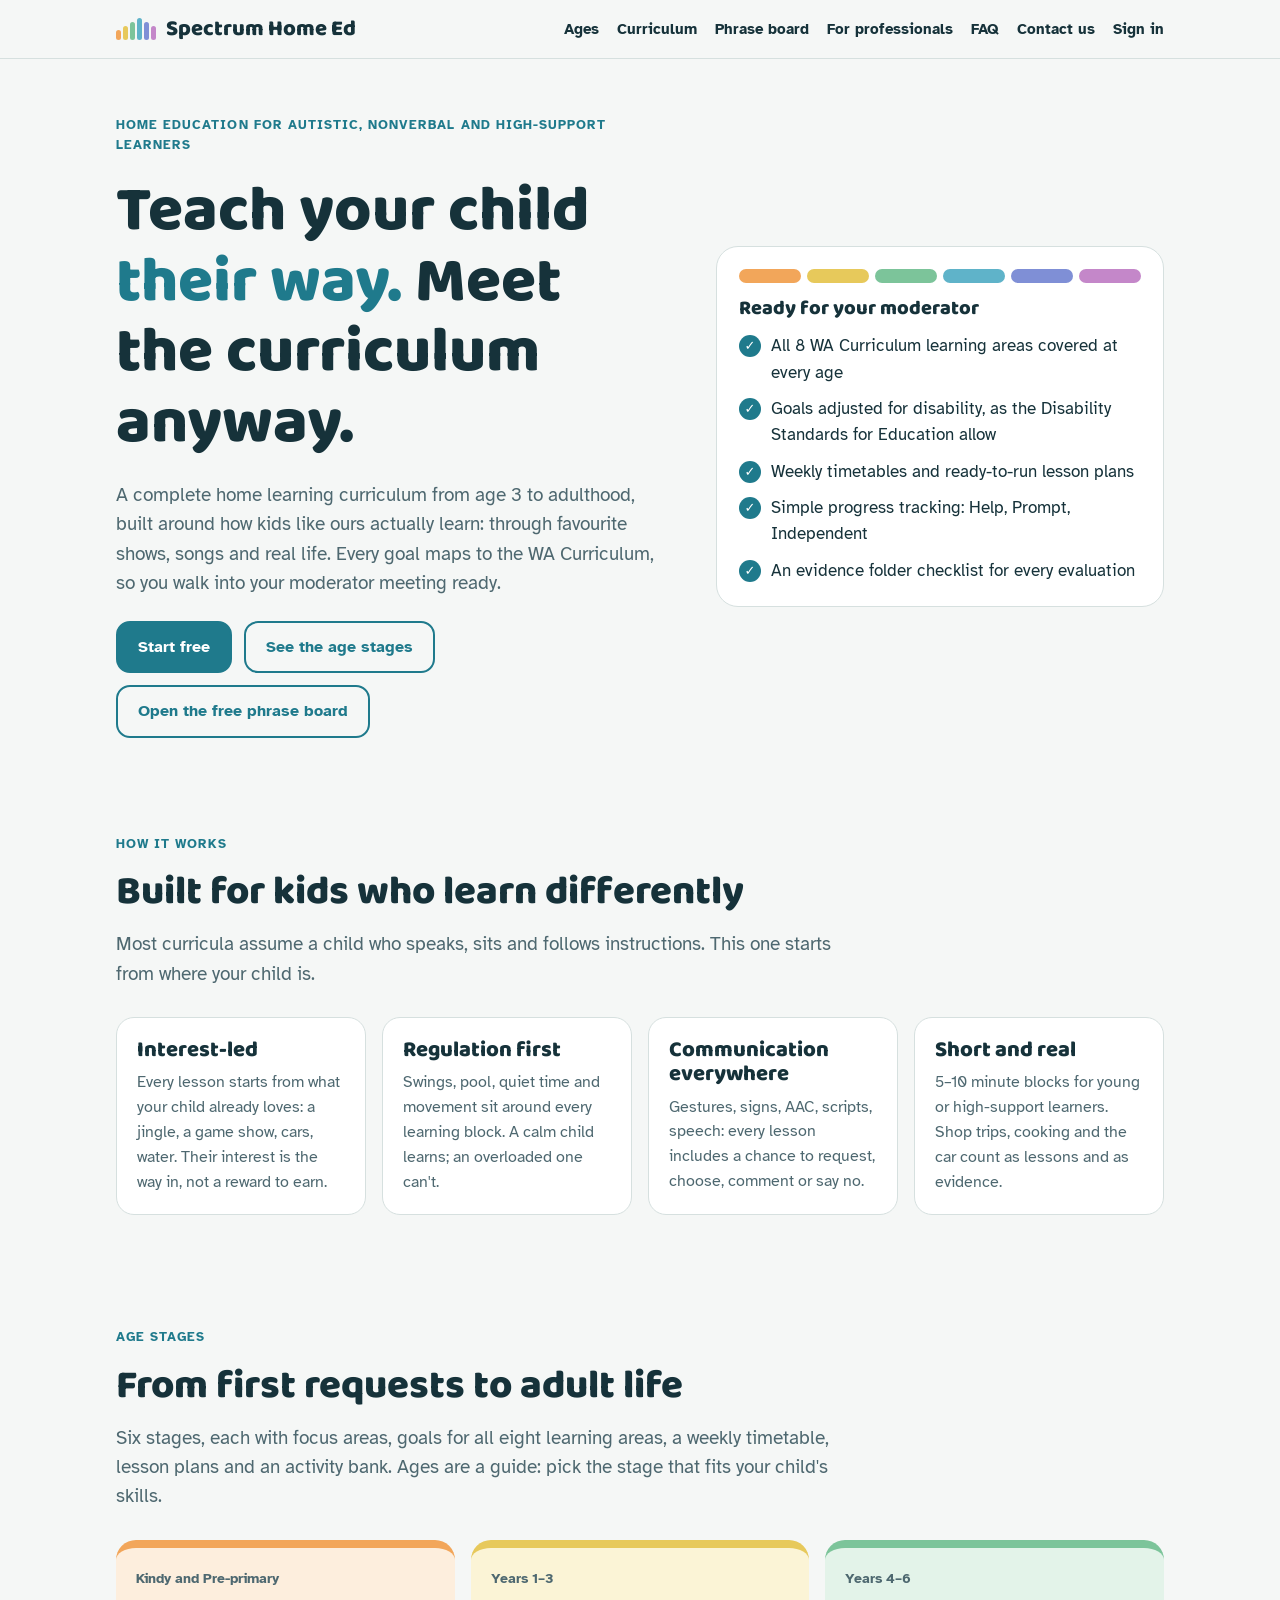
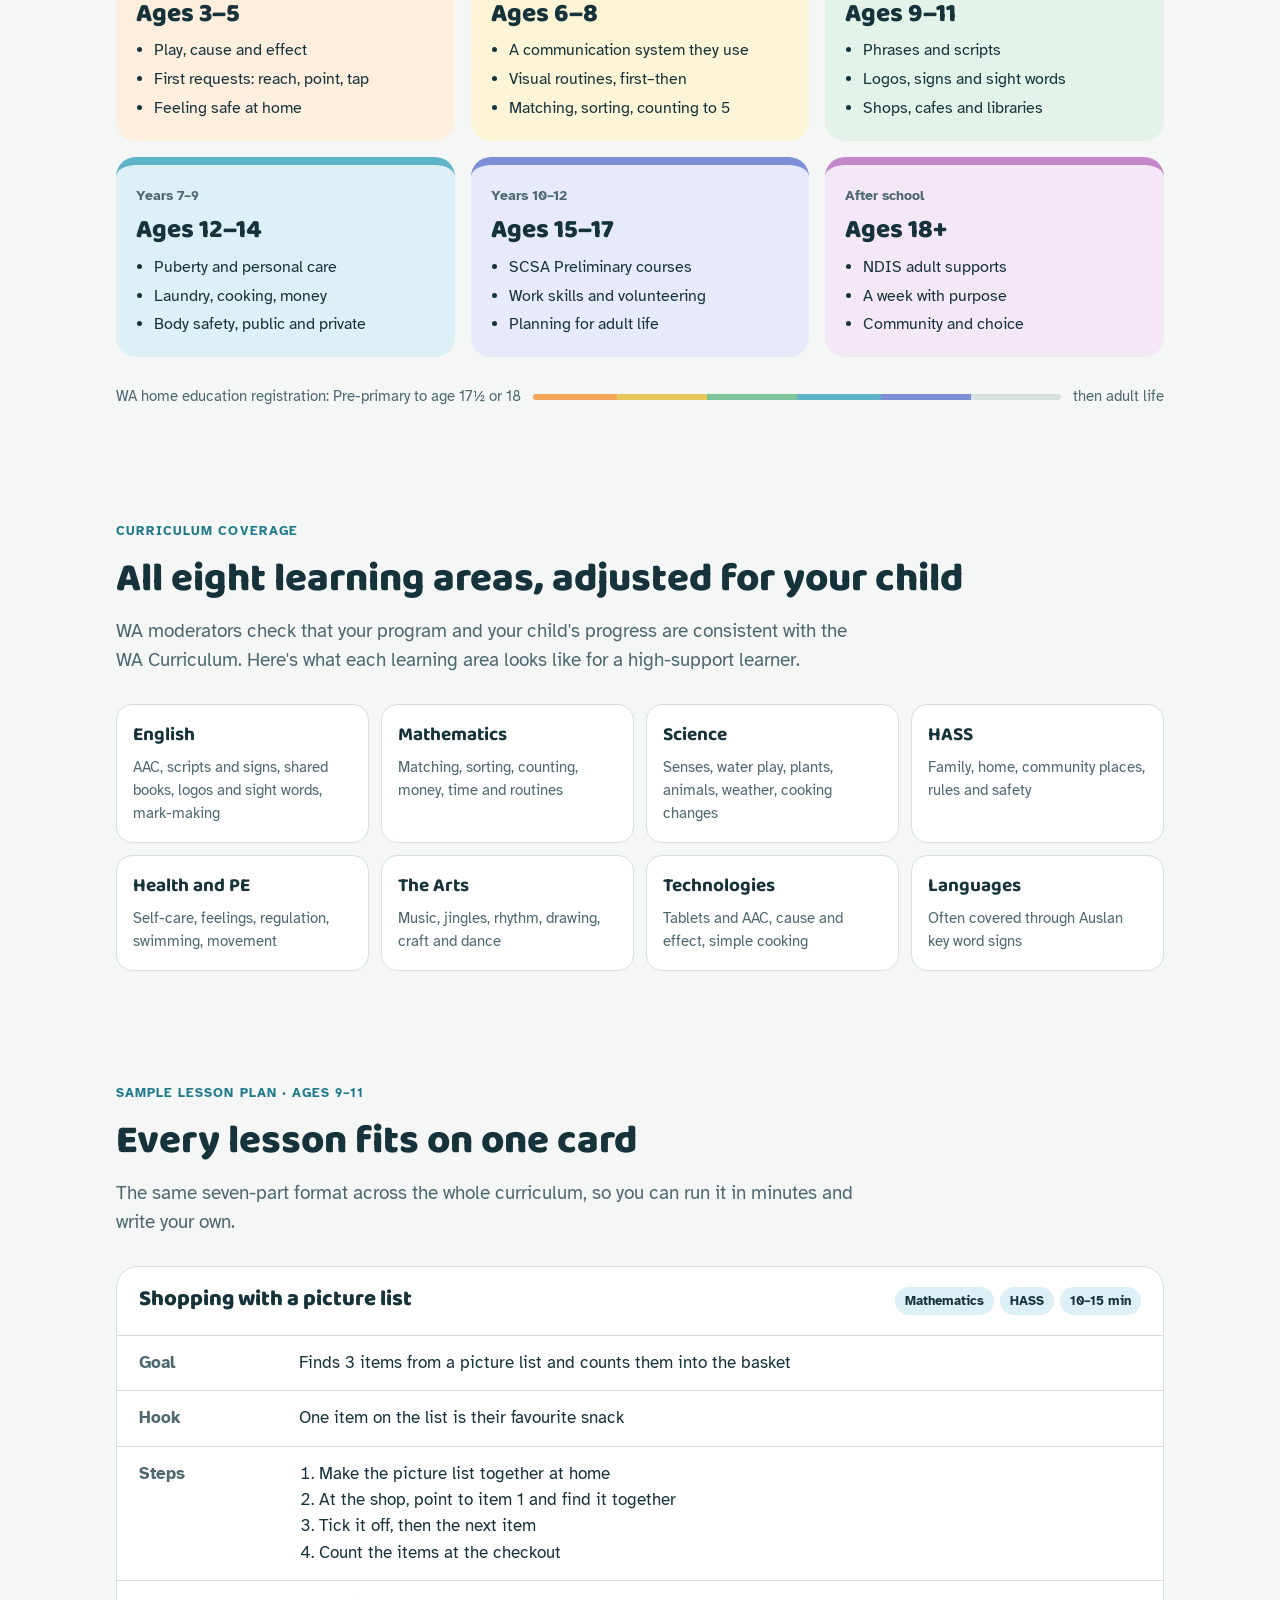
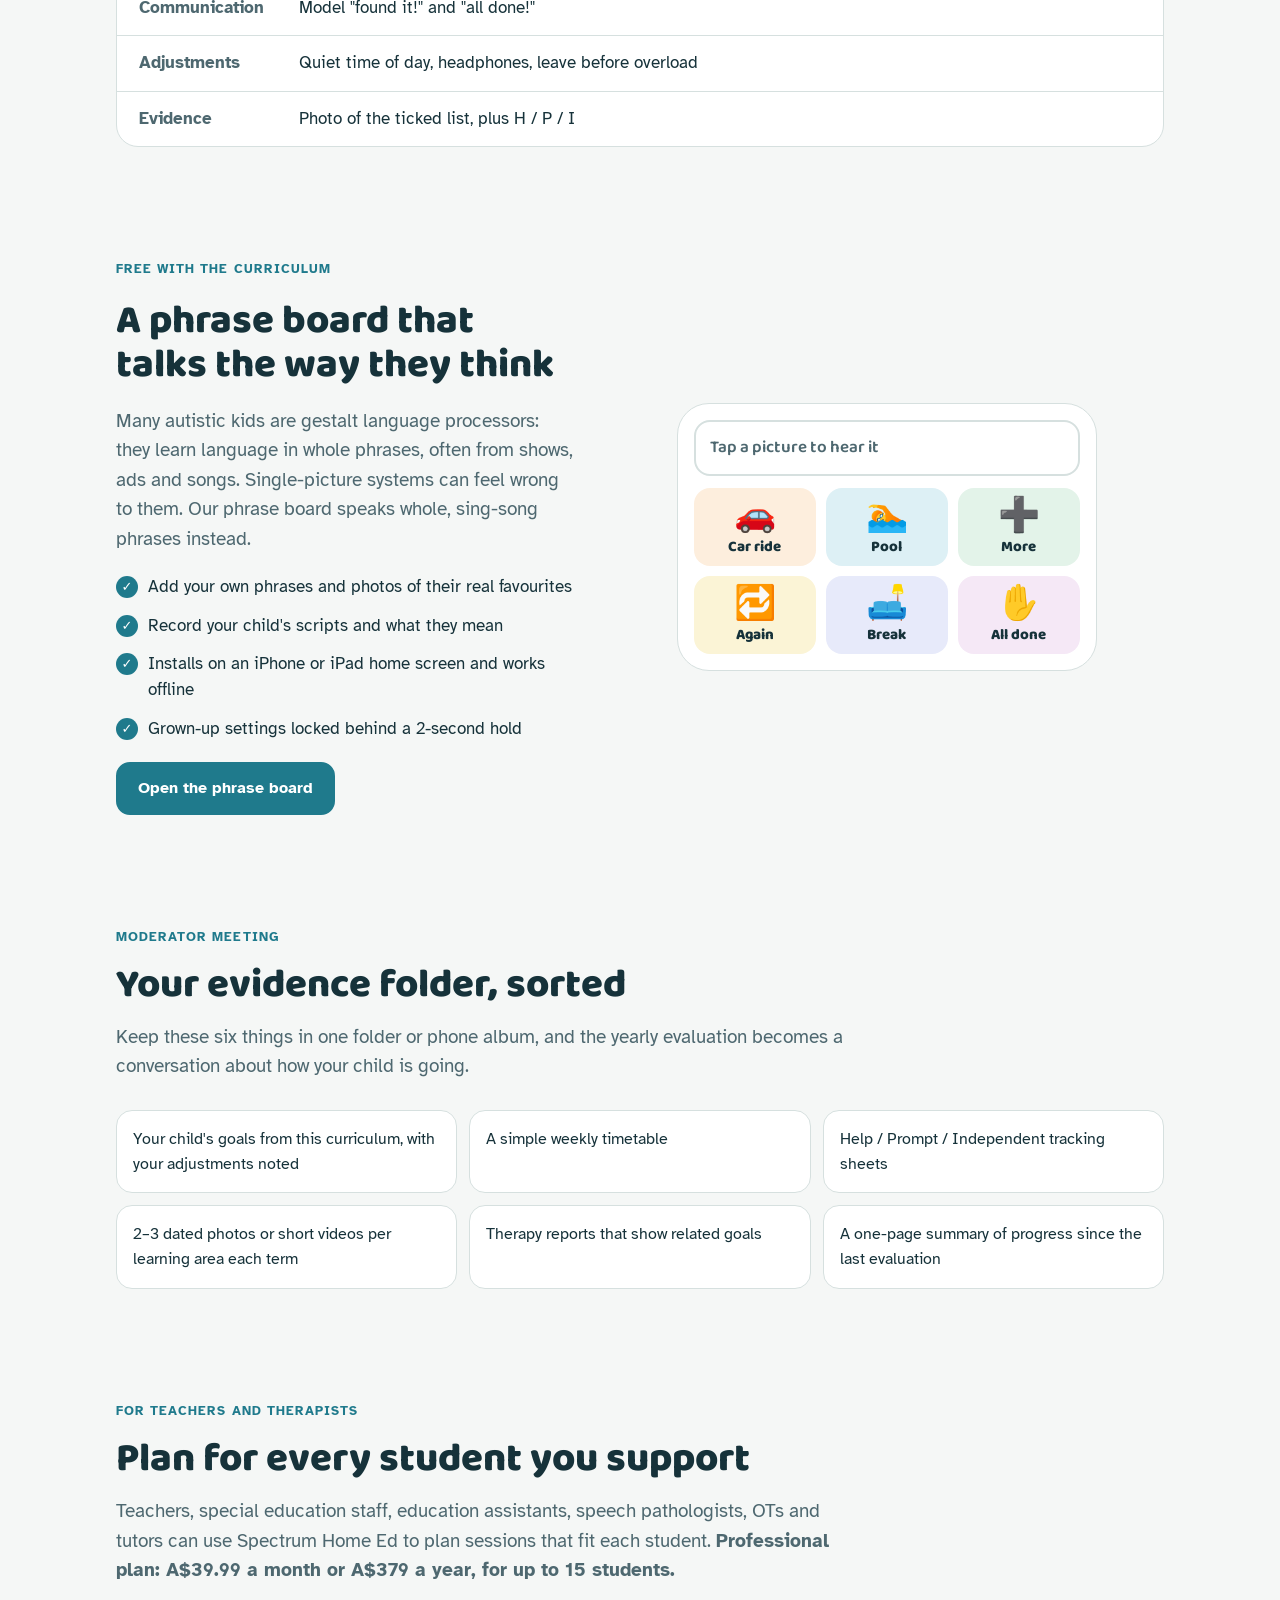
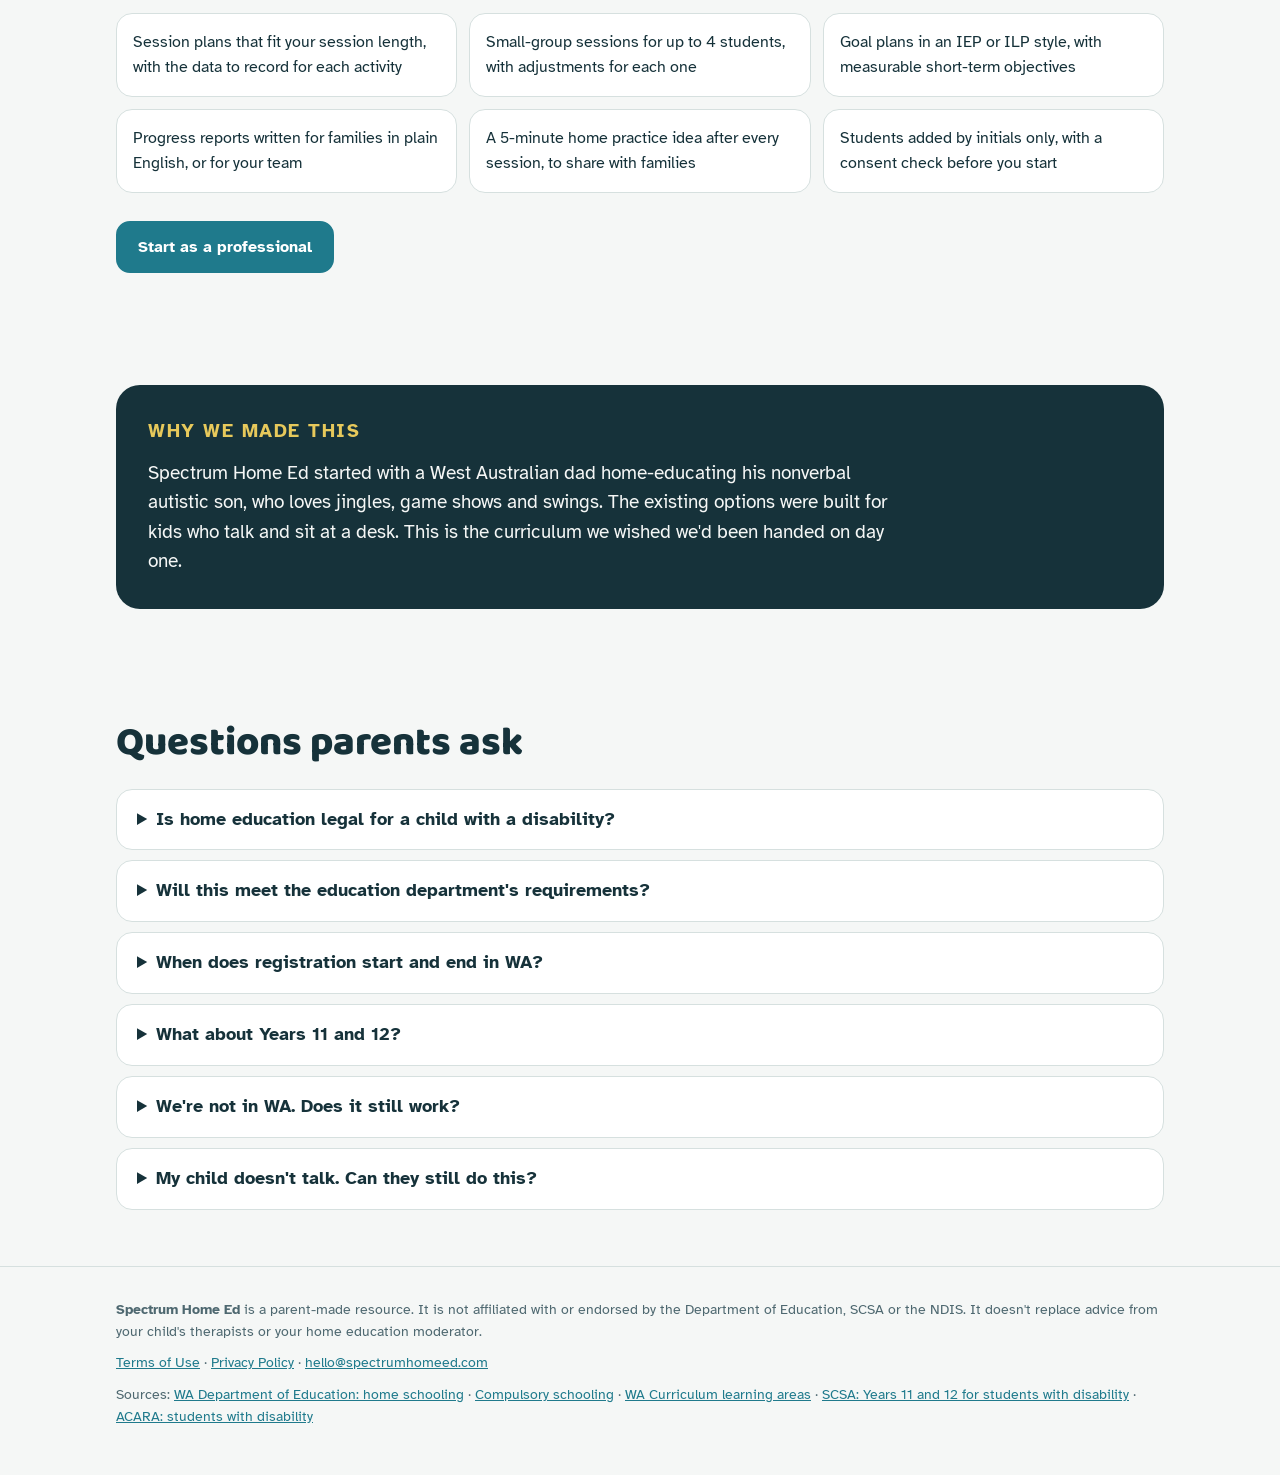
<file: index.html>
<!doctype html>
<html lang="en-AU">
<head>
<meta charset="utf-8">
<meta name="viewport" content="width=device-width,initial-scale=1,viewport-fit=cover">
<meta name="description" content="A home education curriculum for autistic, nonverbal and high-support learners from age 3 to adulthood, mapped to the WA Curriculum.">
<link rel="icon" href="icon.png">
<link rel="apple-touch-icon" href="icon.png">
<title>Spectrum Home Ed</title>
<link rel="preconnect" href="https://fonts.googleapis.com">
<link rel="preconnect" href="https://fonts.gstatic.com" crossorigin>
<link rel="stylesheet" href="https://fonts.googleapis.com/css2?family=Atkinson+Hyperlegible:wght@400;700&family=Baloo+2:wght@600;800&display=swap">
<style>
/* Layout: single-column site, 1080 max; a six-colour "age spectrum" bar is the signature — it recurs as the hero graphic, the age cards and the learning-area grid */
:root{
  --bg:#f5f7f6;
  --surface:#ffffff;
  --ink:#16323a;
  --muted:#4e6870;
  --line:#d6e0df;
  --accent:#1f7a8c;
  --accent-ink:#ffffff;
  --a1:#f2a65a; --a2:#e7c95b; --a3:#7cc49a; --a4:#5fb3c9; --a5:#7f8fd6; --a6:#c487c9;
  --tint1:#fdeedd; --tint2:#fbf4d6; --tint3:#e3f3e9; --tint4:#ddf0f5; --tint5:#e7eafa; --tint6:#f5e8f6;
  --display:"Baloo 2","Trebuchet MS",system-ui,sans-serif;
  --body:"Atkinson Hyperlegible",system-ui,-apple-system,"Segoe UI",sans-serif;
}
@media (prefers-color-scheme: dark){:root:not([data-theme="light"]){
  --bg:#0f1c20;--surface:#162a30;--ink:#e6f0f0;--muted:#a3babd;--line:#28414a;--accent:#5cc3d6;--accent-ink:#0f1c20;
  --tint1:#3a2a1a;--tint2:#363017;--tint3:#1b3326;--tint4:#183139;--tint5:#232848;--tint6:#352338;color-scheme:dark}}
:root[data-theme="dark"]{
  --bg:#0f1c20;--surface:#162a30;--ink:#e6f0f0;--muted:#a3babd;--line:#28414a;--accent:#5cc3d6;--accent-ink:#0f1c20;
  --tint1:#3a2a1a;--tint2:#363017;--tint3:#1b3326;--tint4:#183139;--tint5:#232848;--tint6:#352338;color-scheme:dark}
*{box-sizing:border-box}
body{background:var(--bg);color:var(--ink);font-family:var(--body);font-size:17px;line-height:1.55}
.wrap{max-width:1080px;margin:0 auto;padding-left:max(16px,env(safe-area-inset-left,0px));padding-right:max(16px,env(safe-area-inset-right,0px))}
a{color:var(--accent)}
h1,h2,h3{font-family:var(--display);line-height:1.1;text-wrap:balance;margin:0}
h2{font-size:clamp(28px,4vw,40px);font-weight:800}
h3{font-size:22px;font-weight:800}
p{margin:0}
.lead{color:var(--muted);font-size:19px;max-width:62ch}
.eyebrow{font-size:13px;font-weight:700;letter-spacing:.08em;text-transform:uppercase;color:var(--accent)}
section{padding-block:56px}
.stack{display:flex;flex-direction:column;gap:16px}
/* header */
header{position:sticky;top:env(safe-area-inset-top,0px);z-index:10;background:var(--bg);border-bottom:1px solid var(--line)}
body::before{content:"";position:fixed;inset:0 0 auto;height:env(safe-area-inset-top,0px);z-index:10;background:var(--bg)}
.nav{display:flex;align-items:center;justify-content:space-between;gap:16px;padding-block:12px}
.brand{display:flex;align-items:center;gap:10px;text-decoration:none;color:var(--ink);font-family:var(--display);font-weight:800;font-size:22px}
.brand .bars{display:flex;gap:2px;height:22px;align-items:flex-end}
.brand .bars i{display:block;width:5px;border-radius:3px}
.nav ul{display:flex;gap:18px;list-style:none;margin:0;padding:0;flex-wrap:wrap}
.nav ul a{color:var(--ink);text-decoration:none;font-weight:700;font-size:15px}
.nav ul a:hover{color:var(--accent)}
@media (max-width:640px){.nav ul{gap:14px;flex-wrap:nowrap;flex:none}.nav .brand{white-space:nowrap;font-size:18px}.nav ul li:not(.keep){display:none}}
/* hero */
.hero{padding-block:56px 40px;display:grid;grid-template-columns:1.25fr 1fr;gap:40px;align-items:center}
.hero>*{min-width:0}
.hero h1{font-size:clamp(38px,6vw,64px);font-weight:800}
.hero h1 em{font-style:normal;color:var(--accent)}
.ctas{display:flex;gap:12px;flex-wrap:wrap}
.btn{display:inline-block;padding:12px 20px;border-radius:14px;font-weight:700;text-decoration:none;border:2px solid var(--accent);font-size:16px;cursor:pointer;font-family:var(--body)}
.btn.primary{background:var(--accent);color:var(--accent-ink)}
.btn.ghost{background:transparent;color:var(--accent)}
.btn:focus-visible,a:focus-visible,button:focus-visible,summary:focus-visible{outline:3px solid var(--accent);outline-offset:3px}
.check{background:var(--surface);border:1px solid var(--line);border-radius:22px;padding:22px;display:flex;flex-direction:column;gap:14px}
.check h3{font-size:20px}
.check ul{list-style:none;margin:0;padding:0;display:flex;flex-direction:column;gap:10px}
.check li{display:flex;gap:10px;align-items:flex-start}
.tick{flex:none;width:22px;height:22px;border-radius:50%;background:var(--accent);color:var(--accent-ink);display:grid;place-items:center;font-size:13px;font-weight:700;margin-top:2px}
.spectrum{display:grid;grid-template-columns:repeat(6,1fr);gap:6px;height:14px}
.spectrum i{border-radius:7px}
@media (max-width:820px){.hero{grid-template-columns:1fr}}
/* pillars */
.pillars{display:grid;grid-template-columns:repeat(4,minmax(0,1fr));gap:16px}
.pillar{padding:20px;border-radius:18px;background:var(--surface);border:1px solid var(--line);display:flex;flex-direction:column;gap:8px}
.pillar p{color:var(--muted);font-size:16px}
@media (max-width:900px){.pillars{grid-template-columns:repeat(2,minmax(0,1fr))}}
@media (max-width:520px){.pillars{grid-template-columns:1fr}}
/* ages */
.ages{display:grid;grid-template-columns:repeat(3,minmax(0,1fr));gap:16px}
.age{border-radius:20px;padding:20px;display:flex;flex-direction:column;gap:10px;border-top:8px solid}
.age .yrs{font-size:14px;font-weight:700;color:var(--muted)}
.age h3{font-size:26px}
.age ul{margin:0;padding-left:18px;font-size:16px;display:flex;flex-direction:column;gap:4px}
.age.c1{background:var(--tint1);border-color:var(--a1)}.age.c2{background:var(--tint2);border-color:var(--a2)}.age.c3{background:var(--tint3);border-color:var(--a3)}
.age.c4{background:var(--tint4);border-color:var(--a4)}.age.c5{background:var(--tint5);border-color:var(--a5)}.age.c6{background:var(--tint6);border-color:var(--a6)}
@media (max-width:900px){.ages{grid-template-columns:repeat(2,minmax(0,1fr))}}
@media (max-width:560px){.ages{grid-template-columns:1fr}}
.regnote{display:flex;gap:12px;align-items:center;flex-wrap:wrap;font-size:15px;color:var(--muted)}
.regnote .bar{flex:1 1 200px;height:6px;border-radius:3px;background:linear-gradient(90deg,var(--a1) 0%,var(--a1) 16%,var(--a2) 16%,var(--a2) 33%,var(--a3) 33%,var(--a3) 50%,var(--a4) 50%,var(--a4) 66%,var(--a5) 66%,var(--a5) 83%,var(--line) 83%)}
/* areas */
.areas{display:grid;grid-template-columns:repeat(4,minmax(0,1fr));gap:12px}
.area{background:var(--surface);border:1px solid var(--line);border-radius:16px;padding:16px;display:flex;flex-direction:column;gap:6px}
.area b{font-family:var(--display);font-size:19px}
.area span{color:var(--muted);font-size:15px}
@media (max-width:900px){.areas{grid-template-columns:repeat(2,minmax(0,1fr))}}
@media (max-width:480px){.areas{grid-template-columns:1fr}}
/* lesson */
.lesson{background:var(--surface);border:1px solid var(--line);border-radius:22px;overflow:hidden}
.lesson-head{padding:20px 22px;border-bottom:1px solid var(--line);display:flex;justify-content:space-between;gap:12px;flex-wrap:wrap;align-items:baseline}
.chips{display:flex;gap:6px;flex-wrap:wrap}
.chip{font-size:13px;font-weight:700;padding:4px 10px;border-radius:999px;background:var(--tint4);color:var(--ink)}
.lesson dl{display:grid;grid-template-columns:160px 1fr;margin:0}
.lesson dt,.lesson dd{padding:14px 22px;border-bottom:1px solid var(--line);margin:0}
.lesson dt{font-weight:700;color:var(--muted)}
.lesson dl>:nth-last-child(-n+2){border-bottom:0}
.lesson ol{margin:0;padding-left:20px}
@media (max-width:560px){.lesson dl{grid-template-columns:1fr}.lesson dt{border-bottom:0;padding-bottom:0}}
/* board demo */
.demo{display:grid;grid-template-columns:1fr 1.2fr;gap:32px;align-items:center}
.demo>*{min-width:0}
@media (max-width:820px){.demo{grid-template-columns:1fr}}
.phone{background:var(--surface);border:1px solid var(--line);border-radius:32px;padding:16px;max-width:420px;width:100%;justify-self:center;display:flex;flex-direction:column;gap:12px}
.said{min-height:56px;border-radius:16px;border:2px solid var(--line);padding:10px 14px;font-family:var(--display);font-weight:800;font-size:22px;display:flex;align-items:center;gap:10px}
.said.empty{color:var(--muted);font-weight:600;font-size:17px}
.tiles{display:grid;grid-template-columns:repeat(3,minmax(0,1fr));gap:10px}
.tile{border:0;border-radius:16px;padding:10px 6px;display:flex;flex-direction:column;align-items:center;gap:4px;font-family:var(--display);font-weight:800;font-size:15px;line-height:1.1;cursor:pointer;color:var(--ink)}
.tile span{font-size:34px}
.tile:active{transform:scale(.96)}
.t1{background:var(--tint1)}.t2{background:var(--tint2)}.t3{background:var(--tint3)}.t4{background:var(--tint4)}.t5{background:var(--tint5)}.t6{background:var(--tint6)}
.features{list-style:none;padding:0;margin:0;display:flex;flex-direction:column;gap:12px}
.features li{display:flex;gap:10px}
/* evidence */
.evid{display:grid;grid-template-columns:repeat(3,minmax(0,1fr));gap:12px;counter-reset:e}
.evid li{list-style:none;background:var(--surface);border:1px solid var(--line);border-radius:16px;padding:16px;font-size:16px}
.evid{padding:0;margin:0}
@media (max-width:820px){.evid{grid-template-columns:1fr}}
/* faq */
details{background:var(--surface);border:1px solid var(--line);border-radius:16px;padding:16px 20px}
summary{font-weight:700;cursor:pointer;font-size:18px}
details p{margin-top:10px;color:var(--muted);max-width:70ch}
.faq{display:flex;flex-direction:column;gap:10px}
.story{background:var(--ink);color:var(--bg);border-radius:24px;padding:32px;display:flex;flex-direction:column;gap:12px}
.story p{max-width:64ch;font-size:19px}
.story .eyebrow{color:var(--a2)}
footer{border-top:1px solid var(--line);padding-block:32px 48px;color:var(--muted);font-size:14px}
footer .stack{gap:10px}
@media (prefers-reduced-motion:reduce){*{transition:none!important}}
html{scroll-behavior:smooth}
:root{padding-top:env(safe-area-inset-top,0px);padding-bottom:env(safe-area-inset-bottom,0px)}
body{margin:0}
img{max-width:100%}
[hidden]{display:none!important}
section[id],main{scroll-margin-top:72px}
</style>
</head>
<body>

<header>
  <div class="wrap nav">
    <a class="brand" href="#top" aria-label="Spectrum Home Ed home">
      <span class="bars" aria-hidden="true"><i style="height:10px;background:var(--a1)"></i><i style="height:14px;background:var(--a2)"></i><i style="height:18px;background:var(--a3)"></i><i style="height:22px;background:var(--a4)"></i><i style="height:18px;background:var(--a5)"></i><i style="height:14px;background:var(--a6)"></i></span>
      Spectrum Home Ed
    </a>
    <ul>
      <li><a href="#ages">Ages</a></li>
      <li><a href="#curriculum">Curriculum</a></li>
      <li><a href="#board">Phrase board</a></li>
      <li><a href="#pros">For professionals</a></li>
      <li><a href="#faq">FAQ</a></li>
      <li><a href="mailto:hello@spectrumhomeed.com">Contact us</a></li>
      <li class="keep"><a href="app/">Sign in</a></li>
      <li class="keep" id="adminLink" hidden><a href="app/#/admin" style="font-weight:800">Admin</a></li>
    </ul>
  </div>
</header>

<main id="top">
  <div class="wrap">
    <div class="hero">
      <div class="stack" style="gap:22px">
        <p class="eyebrow">Home education for autistic, nonverbal and high-support learners</p>
        <h1>Teach your child <em>their way.</em> Meet the curriculum anyway.</h1>
        <p class="lead">A complete home learning curriculum from age 3 to adulthood, built around how kids like ours actually learn: through favourite shows, songs and real life. Every goal maps to the WA Curriculum, so you walk into your moderator meeting ready.</p>
        <div class="ctas"><a class="btn primary" href="app/#/signup">Start free</a><a class="btn ghost" href="#ages">See the age stages</a><a class="btn ghost" href="board/">Open the free phrase board</a></div>
      </div>
      <div class="check" aria-label="Moderator checklist">
        <div class="spectrum" aria-hidden="true"><i style="background:var(--a1)"></i><i style="background:var(--a2)"></i><i style="background:var(--a3)"></i><i style="background:var(--a4)"></i><i style="background:var(--a5)"></i><i style="background:var(--a6)"></i></div>
        <h3>Ready for your moderator</h3>
        <ul>
          <li><span class="tick">✓</span><span>All 8 WA Curriculum learning areas covered at every age</span></li>
          <li><span class="tick">✓</span><span>Goals adjusted for disability, as the Disability Standards for Education allow</span></li>
          <li><span class="tick">✓</span><span>Weekly timetables and ready-to-run lesson plans</span></li>
          <li><span class="tick">✓</span><span>Simple progress tracking: Help, Prompt, Independent</span></li>
          <li><span class="tick">✓</span><span>An evidence folder checklist for every evaluation</span></li>
        </ul>
      </div>
    </div>
  </div>

  <section>
    <div class="wrap stack" style="gap:28px">
      <div class="stack"><p class="eyebrow">How it works</p><h2>Built for kids who learn differently</h2><p class="lead">Most curricula assume a child who speaks, sits and follows instructions. This one starts from where your child is.</p></div>
      <div class="pillars">
        <div class="pillar"><h3>Interest-led</h3><p>Every lesson starts from what your child already loves: a jingle, a game show, cars, water. Their interest is the way in, not a reward to earn.</p></div>
        <div class="pillar"><h3>Regulation first</h3><p>Swings, pool, quiet time and movement sit around every learning block. A calm child learns; an overloaded one can't.</p></div>
        <div class="pillar"><h3>Communication everywhere</h3><p>Gestures, signs, AAC, scripts, speech: every lesson includes a chance to request, choose, comment or say no.</p></div>
        <div class="pillar"><h3>Short and real</h3><p>5–10 minute blocks for young or high-support learners. Shop trips, cooking and the car count as lessons and as evidence.</p></div>
      </div>
    </div>
  </section>

  <section id="ages">
    <div class="wrap stack" style="gap:28px">
      <div class="stack"><p class="eyebrow">Age stages</p><h2>From first requests to adult life</h2><p class="lead">Six stages, each with focus areas, goals for all eight learning areas, a weekly timetable, lesson plans and an activity bank. Ages are a guide: pick the stage that fits your child's skills.</p></div>
      <div class="ages">
        <article class="age c1"><p class="yrs">Kindy and Pre-primary</p><h3>Ages 3–5</h3><ul><li>Play, cause and effect</li><li>First requests: reach, point, tap</li><li>Feeling safe at home</li></ul></article>
        <article class="age c2"><p class="yrs">Years 1–3</p><h3>Ages 6–8</h3><ul><li>A communication system they use</li><li>Visual routines, first–then</li><li>Matching, sorting, counting to 5</li></ul></article>
        <article class="age c3"><p class="yrs">Years 4–6</p><h3>Ages 9–11</h3><ul><li>Phrases and scripts</li><li>Logos, signs and sight words</li><li>Shops, cafes and libraries</li></ul></article>
        <article class="age c4"><p class="yrs">Years 7–9</p><h3>Ages 12–14</h3><ul><li>Puberty and personal care</li><li>Laundry, cooking, money</li><li>Body safety, public and private</li></ul></article>
        <article class="age c5"><p class="yrs">Years 10–12</p><h3>Ages 15–17</h3><ul><li>SCSA Preliminary courses</li><li>Work skills and volunteering</li><li>Planning for adult life</li></ul></article>
        <article class="age c6"><p class="yrs">After school</p><h3>Ages 18+</h3><ul><li>NDIS adult supports</li><li>A week with purpose</li><li>Community and choice</li></ul></article>
      </div>
      <div class="regnote"><span>WA home education registration: Pre-primary to age 17½ or 18</span><span class="bar" aria-hidden="true"></span><span>then adult life</span></div>
    </div>
  </section>

  <section id="curriculum">
    <div class="wrap stack" style="gap:28px">
      <div class="stack"><p class="eyebrow">Curriculum coverage</p><h2>All eight learning areas, adjusted for your child</h2><p class="lead">WA moderators check that your program and your child's progress are consistent with the WA Curriculum. Here's what each learning area looks like for a high-support learner.</p></div>
      <div class="areas">
        <div class="area"><b>English</b><span>AAC, scripts and signs, shared books, logos and sight words, mark-making</span></div>
        <div class="area"><b>Mathematics</b><span>Matching, sorting, counting, money, time and routines</span></div>
        <div class="area"><b>Science</b><span>Senses, water play, plants, animals, weather, cooking changes</span></div>
        <div class="area"><b>HASS</b><span>Family, home, community places, rules and safety</span></div>
        <div class="area"><b>Health and PE</b><span>Self-care, feelings, regulation, swimming, movement</span></div>
        <div class="area"><b>The Arts</b><span>Music, jingles, rhythm, drawing, craft and dance</span></div>
        <div class="area"><b>Technologies</b><span>Tablets and AAC, cause and effect, simple cooking</span></div>
        <div class="area"><b>Languages</b><span>Often covered through Auslan key word signs</span></div>
      </div>
    </div>
  </section>

  <section>
    <div class="wrap stack" style="gap:28px">
      <div class="stack"><p class="eyebrow">Sample lesson plan · Ages 9–11</p><h2>Every lesson fits on one card</h2><p class="lead">The same seven-part format across the whole curriculum, so you can run it in minutes and write your own.</p></div>
      <article class="lesson">
        <div class="lesson-head"><h3>Shopping with a picture list</h3><div class="chips"><span class="chip">Mathematics</span><span class="chip">HASS</span><span class="chip">10–15 min</span></div></div>
        <dl>
          <dt>Goal</dt><dd>Finds 3 items from a picture list and counts them into the basket</dd>
          <dt>Hook</dt><dd>One item on the list is their favourite snack</dd>
          <dt>Steps</dt><dd><ol><li>Make the picture list together at home</li><li>At the shop, point to item 1 and find it together</li><li>Tick it off, then the next item</li><li>Count the items at the checkout</li></ol></dd>
          <dt>Communication</dt><dd>Model "found it!" and "all done!"</dd>
          <dt>Adjustments</dt><dd>Quiet time of day, headphones, leave before overload</dd>
          <dt>Evidence</dt><dd>Photo of the ticked list, plus H / P / I</dd>
        </dl>
      </article>
    </div>
  </section>

  <section id="board">
    <div class="wrap demo">
      <div class="stack" style="gap:20px">
        <p class="eyebrow">Free with the curriculum</p>
        <h2>A phrase board that talks the way they think</h2>
        <p class="lead">Many autistic kids are gestalt language processors: they learn language in whole phrases, often from shows, ads and songs. Single-picture systems can feel wrong to them. Our phrase board speaks whole, sing-song phrases instead.</p>
        <ul class="features">
          <li><span class="tick">✓</span><span>Add your own phrases and photos of their real favourites</span></li>
          <li><span class="tick">✓</span><span>Record your child's scripts and what they mean</span></li>
          <li><span class="tick">✓</span><span>Installs on an iPhone or iPad home screen and works offline</span></li>
          <li><span class="tick">✓</span><span>Grown-up settings locked behind a 2-second hold</span></li>
        </ul>
        <div class="ctas"><a class="btn primary" href="board/">Open the phrase board</a></div>
      </div>
      <div class="phone" aria-label="Phrase board demo">
        <div class="said empty" id="said" aria-live="polite">Tap a picture to hear it</div>
        <div class="tiles">
          <button class="tile t1" data-say="Let's go in the car!"><span>🚗</span>Car ride</button>
          <button class="tile t4" data-say="Time for the pool!"><span>🏊</span>Pool</button>
          <button class="tile t3" data-say="I want more!"><span>➕</span>More</button>
          <button class="tile t2" data-say="Play it again!"><span>🔁</span>Again</button>
          <button class="tile t5" data-say="I need a break."><span>🛋️</span>Break</button>
          <button class="tile t6" data-say="All done!"><span>✋</span>All done</button>
        </div>
      </div>
    </div>
  </section>

  <section>
    <div class="wrap stack" style="gap:28px">
      <div class="stack"><p class="eyebrow">Moderator meeting</p><h2>Your evidence folder, sorted</h2><p class="lead">Keep these six things in one folder or phone album, and the yearly evaluation becomes a conversation about how your child is going.</p></div>
      <ul class="evid">
        <li>Your child's goals from this curriculum, with your adjustments noted</li>
        <li>A simple weekly timetable</li>
        <li>Help / Prompt / Independent tracking sheets</li>
        <li>2–3 dated photos or short videos per learning area each term</li>
        <li>Therapy reports that show related goals</li>
        <li>A one-page summary of progress since the last evaluation</li>
      </ul>
    </div>
  </section>

  <section id="pros">
    <div class="wrap stack" style="gap:28px">
      <div class="stack"><p class="eyebrow">For teachers and therapists</p><h2>Plan for every student you support</h2><p class="lead">Teachers, special education staff, education assistants, speech pathologists, OTs and tutors can use Spectrum Home Ed to plan sessions that fit each student. <b>Professional plan: A$39.99 a month or A$379 a year, for up to 15 students.</b></p></div>
      <ul class="evid">
        <li>Session plans that fit your session length, with the data to record for each activity</li>
        <li>Small-group sessions for up to 4 students, with adjustments for each one</li>
        <li>Goal plans in an IEP or ILP style, with measurable short-term objectives</li>
        <li>Progress reports written for families in plain English, or for your team</li>
        <li>A 5-minute home practice idea after every session, to share with families</li>
        <li>Students added by initials only, with a consent check before you start</li>
      </ul>
      <p><a class="btn primary" href="app/#/signup">Start as a professional</a></p>
    </div>
  </section>

  <section>
    <div class="wrap">
      <div class="story">
        <p class="eyebrow">Why we made this</p>
        <p>Spectrum Home Ed started with a West Australian dad home-educating his nonverbal autistic son, who loves jingles, game shows and swings. The existing options were built for kids who talk and sit at a desk. This is the curriculum we wished we'd been handed on day one.</p>
      </div>
    </div>
  </section>

  <section id="faq">
    <div class="wrap stack" style="gap:24px">
      <h2>Questions parents ask</h2>
      <div class="faq">
        <details><summary>Is home education legal for a child with a disability?</summary><p>Yes. In WA, any parent can register as a home educator with the Department of Education. Your child's program can be adjusted to their needs; the Department says programs should be flexible to individual needs and abilities.</p></details>
        <details><summary>Will this meet the education department's requirements?</summary><p>Every age stage maps its goals to the eight WA Curriculum learning areas, which is what moderators check against. The final decision is always your moderator's, so use the evidence folder checklist and talk to them early about your adjustments.</p></details>
        <details><summary>When does registration start and end in WA?</summary><p>From the start of the year your child turns 5½ (Pre-primary) until the end of the year they turn 17½ or 18, whichever comes first. You book your first moderator meeting within 3 months of registering, then yearly.</p></details>
        <details><summary>What about Years 11 and 12?</summary><p>SCSA offers Preliminary courses for students with an intellectual disability or learning difficulty. Units are chosen to fit an individual plan. Preliminary units alone don't count toward WACE, but VET, workplace learning and endorsed programs such as ASDAN can.</p></details>
        <details><summary>We're not in WA. Does it still work?</summary><p>The teaching approach works anywhere. Each state registers home educators differently (NESA in NSW, VRQA in Victoria, the Home Education Unit in Queensland, and so on), but most expect the main learning areas to be covered. Check your state's rules before registering.</p></details>
        <details><summary>My child doesn't talk. Can they still do this?</summary><p>Yes. This curriculum was written for nonverbal and minimally speaking children first. Pointing, signs, a phrase board, AAC and scripts all count as communication, and as progress.</p></details>
      </div>
    </div>
  </section>
</main>

<footer>
  <div class="wrap stack">
    <p><strong>Spectrum Home Ed</strong> is a parent-made resource. It is not affiliated with or endorsed by the Department of Education, SCSA or the NDIS. It doesn't replace advice from your child's therapists or your home education moderator.</p>
    <p><a href="terms.html">Terms of Use</a> · <a href="privacy.html">Privacy Policy</a> · <a href="mailto:hello@spectrumhomeed.com">hello@spectrumhomeed.com</a></p>
    <p>Sources: <a href="https://www.education.wa.edu.au/home-schooling" target="_blank" rel="noopener">WA Department of Education: home schooling</a> · <a href="https://www.education.wa.edu.au/schooling" target="_blank" rel="noopener">Compulsory schooling</a> · <a href="https://k10outline.scsa.wa.edu.au/home/wa-curriculum/learning-areas" target="_blank" rel="noopener">WA Curriculum learning areas</a> · <a href="https://parent.scsa.wa.edu.au/what-will-my-child-learn/is-there-a-curriculum-for-students-with-disability-in-years-11-and-12" target="_blank" rel="noopener">SCSA: Years 11 and 12 for students with disability</a> · <a href="https://australiancurriculum.edu.au/resources/student-diversity/meeting-the-needs-of-students-with-a-disability" target="_blank" rel="noopener">ACARA: students with disability</a></p>
  </div>
</footer>

<script>
const said=document.getElementById('said');
document.querySelectorAll('.tile').forEach(b=>b.addEventListener('click',()=>{
  const t=b.dataset.say;said.textContent=t;said.classList.remove('empty');
  try{if('speechSynthesis' in window){speechSynthesis.cancel();const u=new SpeechSynthesisUtterance(t);u.lang='en-AU';u.pitch=1.4;u.rate=.9;speechSynthesis.speak(u)}}catch(e){}
}));
</script>
<script>
/* Show the Admin button when an admin is signed in on this device */
(function(){var li=document.getElementById("adminLink");
  try{if(localStorage.getItem("she-admin")==="1")li.hidden=false;
    var raw=localStorage.getItem("sb-tisidhzgcntvsybzwhog-auth-token");if(!raw)return;var t=JSON.parse(raw);var tok=t&&(t.access_token||(t.currentSession&&t.currentSession.access_token));if(!tok)return;
    fetch("https://tisidhzgcntvsybzwhog.supabase.co/rest/v1/rpc/my_access",{method:"POST",headers:{"Content-Type":"application/json",apikey:"sb_publishable_QouTA8MfAX-zLpK1xADbqQ_HIzL4LQK",Authorization:"Bearer "+tok},body:"{}"})
      .then(function(r){return r.ok?r.json():null}).then(function(a){if(!a)return;li.hidden=!a.is_admin;try{a.is_admin?localStorage.setItem("she-admin","1"):localStorage.removeItem("she-admin")}catch(e){}}).catch(function(){});
  }catch(e){}})();
</script>
<script src="track.js" defer></script>
</body>
</html>
</file>
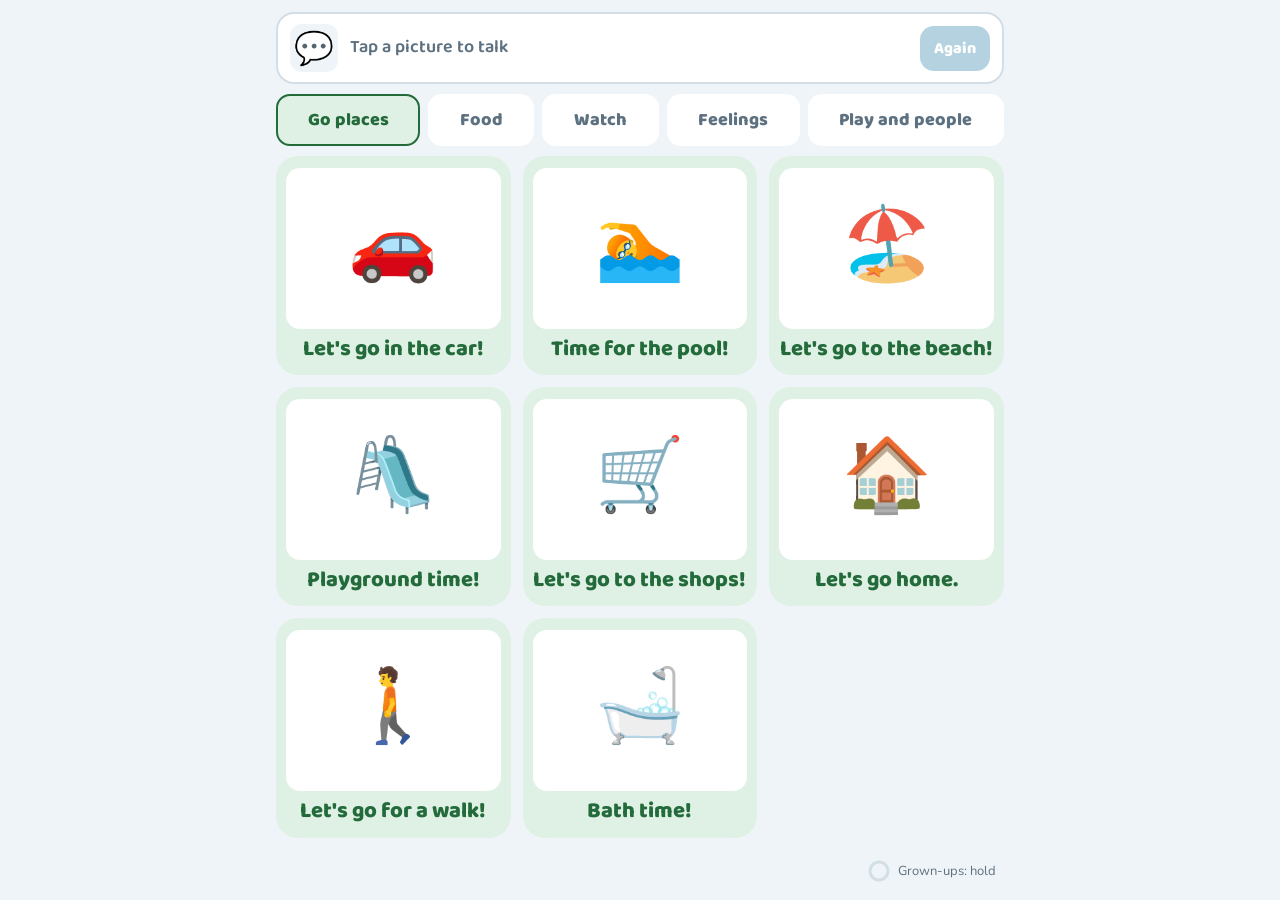
<file: board/index.html>
<!doctype html>
<html lang="en-AU">
<head>
<meta charset="utf-8">
<meta name="viewport" content="width=device-width,initial-scale=1,viewport-fit=cover,user-scalable=no">
<meta name="apple-mobile-web-app-capable" content="yes">
<meta name="mobile-web-app-capable" content="yes">
<meta name="apple-mobile-web-app-title" content="Spectrum Talk">
<meta name="apple-mobile-web-app-status-bar-style" content="default">
<meta name="theme-color" content="#2a7fa8">
<link rel="manifest" href="manifest.json">
<link rel="apple-touch-icon" href="icon-180.png">
<title>Spectrum Talk</title>
<link rel="preconnect" href="https://fonts.googleapis.com">
<link rel="preconnect" href="https://fonts.gstatic.com" crossorigin>
<link rel="stylesheet" href="https://fonts.googleapis.com/css2?family=Baloo+2:wght@600;800&family=Nunito:wght@500;700&display=swap">
<style>
/* Layout: one-screen phone board — spoken-phrase strip on top, category rail, big 2-up picture tiles; parent tools behind a hold-to-open lock */
:root{
  --bg:#eef4f7;
  --surface:#ffffff;
  --ink:#1d2b36;
  --muted:#5d7180;
  --line:#d3dee6;
  --accent:#2a7fa8;      /* pool blue */
  --go:#dff0e4;  --go-ink:#246b3c;
  --food:#fde9d6;--food-ink:#9a4a12;
  --watch:#e6e3f8;--watch-ink:#4a3f9a;
  --feel:#fbe1e6;--feel-ink:#9a2f47;
  --play:#fdf1c4;--play-ink:#7a5a00;
  --flash:#fff6c7;
  --danger:#b3263e;
  --display:"Baloo 2", "Trebuchet MS", system-ui, sans-serif;
  --body:"Nunito", system-ui, -apple-system, "Segoe UI", sans-serif;
}
@media (prefers-color-scheme: dark){:root:not([data-theme="light"]){
  --bg:#121b22;--surface:#1b2731;--ink:#e8f0f5;--muted:#9bb0bf;--line:#2c3c48;--accent:#6cc1e8;
  --go:#1d3326;--go-ink:#8fd8a8;--food:#3a2818;--food-ink:#f4b27c;--watch:#272444;--watch-ink:#b9b0f5;--feel:#3a1f27;--feel-ink:#f39cb0;--play:#3a3214;--play-ink:#f2d066;
  --flash:#4a4320;--danger:#f0788c;color-scheme:dark}}
:root[data-theme="dark"]{
  --bg:#121b22;--surface:#1b2731;--ink:#e8f0f5;--muted:#9bb0bf;--line:#2c3c48;--accent:#6cc1e8;
  --go:#1d3326;--go-ink:#8fd8a8;--food:#3a2818;--food-ink:#f4b27c;--watch:#272444;--watch-ink:#b9b0f5;--feel:#3a1f27;--feel-ink:#f39cb0;--play:#3a3214;--play-ink:#f2d066;
  --flash:#4a4320;--danger:#f0788c;color-scheme:dark}
html,body{height:100%}
body{background:var(--bg);color:var(--ink);font-family:var(--body);font-size:16px;-webkit-tap-highlight-color:transparent;user-select:none;-webkit-user-select:none}
.app{height:100%;display:flex;flex-direction:column;gap:10px;padding-left:max(16px,env(safe-area-inset-left,0px));padding-right:max(16px,env(safe-area-inset-right,0px));padding-block:12px;max-width:760px;margin:0 auto;box-sizing:border-box}
.strip{display:flex;align-items:center;gap:12px;background:var(--surface);border:2px solid var(--line);border-radius:18px;padding:10px 12px;min-height:64px}
.strip .pic{width:48px;height:48px;border-radius:12px;display:grid;place-items:center;font-size:32px;overflow:hidden;flex:none;background:var(--bg)}
.strip .pic img{width:100%;height:100%;object-fit:cover}
.strip .said{font-family:var(--display);font-weight:800;font-size:clamp(20px,5.5vw,30px);line-height:1.1;flex:1;min-width:0;text-wrap:balance}
.strip .said.empty{color:var(--muted);font-weight:600;font-size:18px}
.again{flex:none;border:0;background:var(--accent);color:var(--surface);font-family:var(--display);font-weight:800;font-size:16px;border-radius:14px;padding:10px 14px;cursor:pointer}
.again:disabled{opacity:.35}
.cats{display:flex;gap:8px;overflow-x:auto;scrollbar-width:none;flex:none}
.cats::-webkit-scrollbar{display:none}
.cat{flex:1 0 auto;border:2px solid transparent;border-radius:14px;padding:10px 14px;font-family:var(--display);font-weight:800;font-size:18px;cursor:pointer;background:var(--surface);color:var(--muted)}
.cat[aria-pressed="true"]{border-color:currentColor}
.cat.go[aria-pressed="true"]{background:var(--go);color:var(--go-ink)}
.cat.food[aria-pressed="true"]{background:var(--food);color:var(--food-ink)}
.cat.watch[aria-pressed="true"]{background:var(--watch);color:var(--watch-ink)}
.cat.feel[aria-pressed="true"]{background:var(--feel);color:var(--feel-ink)}
.cat.play[aria-pressed="true"]{background:var(--play);color:var(--play-ink)}
.grid{flex:1;min-height:0;overflow-y:auto;display:grid;grid-template-columns:repeat(2,minmax(0,1fr));gap:12px;align-content:start;padding-bottom:4px}
@media (min-width:600px){.grid{grid-template-columns:repeat(3,minmax(0,1fr))}}
.tile{border:0;border-radius:22px;padding:12px 10px 14px;display:flex;flex-direction:column;align-items:center;gap:8px;cursor:pointer;font-family:var(--display);font-weight:800;font-size:clamp(17px,4.6vw,22px);line-height:1.1;text-align:center;transition:transform .12s}
.tile .pic{width:100%;aspect-ratio:4/3;max-width:100%;border-radius:14px;display:grid;place-items:center;font-size:clamp(48px,14vw,72px);overflow:hidden;background:var(--surface)}
.tile .pic img{width:100%;height:100%;object-fit:cover}
.tile.go{background:var(--go);color:var(--go-ink)}
.tile.food{background:var(--food);color:var(--food-ink)}
.tile.watch{background:var(--watch);color:var(--watch-ink)}
.tile.feel{background:var(--feel);color:var(--feel-ink)}
.tile.play{background:var(--play);color:var(--play-ink)}
.tile:active{transform:scale(.96)}
.tile.flash{animation:flash .6s}
@keyframes flash{0%{box-shadow:0 0 0 0 var(--accent)}40%{box-shadow:0 0 0 6px var(--accent)}100%{box-shadow:0 0 0 0 transparent}}
.foot{display:flex;justify-content:flex-end;flex:none}
.lock{position:relative;border:0;background:transparent;color:var(--muted);font-family:var(--body);font-size:13px;padding:6px 8px;cursor:pointer;display:flex;align-items:center;gap:8px}
.ring{width:22px;height:22px}
.ring circle{fill:none;stroke-width:3}
.ring .bgc{stroke:var(--line)}
.ring .fg{stroke:var(--accent);stroke-dasharray:57;stroke-dashoffset:57;transform:rotate(-90deg);transform-origin:center}
/* parent panel */
.panel{position:fixed;inset:0;background:var(--bg);overflow-y:auto;z-index:20;padding-top:env(safe-area-inset-top,0px);padding-bottom:env(safe-area-inset-bottom,0px)}
.pin{max-width:640px;margin:0 auto;padding-left:max(16px,env(safe-area-inset-left,0px));padding-right:max(16px,env(safe-area-inset-right,0px));padding-block:16px 40px;display:flex;flex-direction:column;gap:18px}
.phead{display:flex;align-items:center;justify-content:space-between;gap:12px}
.phead h1{font-family:var(--display);font-weight:800;font-size:26px;margin:0}
.btn{border:2px solid var(--line);background:var(--surface);color:var(--ink);border-radius:12px;padding:9px 14px;font:700 15px var(--body);cursor:pointer}
.btn.primary{background:var(--accent);border-color:var(--accent);color:var(--surface)}
.btn.danger{color:var(--danger)}
.btn:focus-visible,.tile:focus-visible,.cat:focus-visible,.again:focus-visible,.lock:focus-visible{outline:3px solid var(--accent);outline-offset:2px}
.tabs{display:flex;gap:6px;flex-wrap:wrap}
.tabs .btn[aria-pressed="true"]{border-color:var(--accent);color:var(--accent)}
section.card{background:var(--surface);border:1px solid var(--line);border-radius:16px;padding:16px;display:flex;flex-direction:column;gap:12px}
section.card h2{font-family:var(--display);font-size:20px;margin:0}
.hint{color:var(--muted);font-size:14px;margin:0;line-height:1.45;max-width:62ch}
label{display:flex;flex-direction:column;gap:4px;font-weight:700;font-size:14px}
input[type=text],select,textarea{font:500 16px var(--body);padding:10px;border-radius:10px;border:1.5px solid var(--line);background:var(--bg);color:var(--ink);user-select:text;-webkit-user-select:text}
textarea{min-height:60px;resize:vertical}
.row{display:flex;gap:10px;flex-wrap:wrap;align-items:flex-end}
.row>label{flex:1 1 140px;min-width:0}
.list{display:flex;flex-direction:column;gap:8px}
.item{display:flex;align-items:center;gap:10px;padding:8px;border-radius:12px;background:var(--bg)}
.item .mini{width:40px;height:40px;border-radius:10px;display:grid;place-items:center;font-size:24px;overflow:hidden;flex:none;background:var(--surface)}
.item .mini img{width:100%;height:100%;object-fit:cover}
.item .txt{flex:1;min-width:0;font-weight:700;overflow-wrap:anywhere}
.item .sub{display:block;font-weight:500;color:var(--muted);font-size:13px}
.item .btn{padding:6px 10px;font-size:13px}
.count{font-variant-numeric:tabular-nums;font-weight:800;color:var(--accent);min-width:2.5ch;text-align:right}
.preview{width:72px;height:72px;border-radius:12px;display:grid;place-items:center;font-size:40px;overflow:hidden;background:var(--bg)}
.preview img{width:100%;height:100%;object-fit:cover}
.confirm{display:flex;gap:8px;align-items:center;flex-wrap:wrap;background:var(--feel);color:var(--feel-ink);border-radius:12px;padding:10px;font-weight:700}
.toast{position:fixed;left:50%;bottom:calc(20px + env(safe-area-inset-bottom,0px));transform:translateX(-50%);background:var(--ink);color:var(--bg);padding:10px 16px;border-radius:12px;font-weight:700;z-index:30}
input[type=range]{width:100%}
@media (prefers-reduced-motion:reduce){.tile,.tile.flash{transition:none;animation:none}}
*{box-sizing:border-box}
:root{padding-top:env(safe-area-inset-top,0px);padding-bottom:env(safe-area-inset-bottom,0px)}
body{margin:0;-webkit-touch-callout:none;overscroll-behavior:none}
html{height:100%;box-sizing:border-box}
img{max-width:100%}
[hidden]{display:none!important}
.tile{position:relative}
.tile .hand{position:absolute;top:8px;right:8px;font-size:18px;background:var(--surface);border-radius:999px;width:30px;height:30px;display:grid;place-items:center}
.signview{flex:none;position:relative;background:var(--surface);border:2px solid var(--accent);border-radius:18px;overflow:hidden;cursor:pointer}
.signview video{display:block;width:100%;max-height:34vh;object-fit:contain;background:#000}
.signview .x{position:absolute;top:8px;right:8px;background:var(--surface);color:var(--ink);border-radius:999px;padding:4px 10px;font-weight:800;font-size:14px}
.vprev{width:100%;max-height:260px;border-radius:12px;background:#000}
.links{display:flex;flex-direction:column;gap:10px}
.links a{display:block;padding:12px;border-radius:12px;background:var(--bg);color:var(--ink);text-decoration:none;font-weight:700}
.links a span{display:block;font-weight:500;color:var(--muted);font-size:13px;margin-top:2px}
.toggle{flex-direction:row;align-items:center;gap:10px;font-size:15px}
.toggle input{width:22px;height:22px}
</style>
</head>
<body>

<div class="app" id="app">
  <div class="strip" aria-live="polite">
    <div class="pic" id="sPic">💬</div>
    <div class="said empty" id="sText">Tap a picture to talk</div>
    <button class="again" id="again" disabled>Again</button>
  </div>
  <div class="signview" id="signView" hidden aria-label="Sign video. Tap to hide."><video id="signVid" playsinline muted loop></video><span class="x">Hide ✕</span></div>
  <div class="cats" id="cats" role="toolbar" aria-label="Categories"></div>
  <div class="grid" id="grid"></div>
  <div class="foot">
    <button class="lock" id="lock" aria-label="Hold for 2 seconds to open grown-up settings">
      <svg class="ring" viewBox="0 0 22 22"><circle class="bgc" cx="11" cy="11" r="9"/><circle class="fg" id="ringFg" cx="11" cy="11" r="9"/></svg>
      Grown-ups: hold
    </button>
  </div>
</div>

<div class="panel" id="panel" hidden>
  <div class="pin">
    <div class="phead"><h1>Grown-up settings</h1><a class="btn" href="../">Spectrum Home Ed</a><button class="btn primary" id="close">Back to board</button></div>
    <div class="tabs" id="ptabs">
      <button class="btn" data-t="phrases" aria-pressed="true">Phrases</button>
      <button class="btn" data-t="scripts" aria-pressed="false">My child's scripts</button>
      <button class="btn" data-t="used" aria-pressed="false">Most used</button>
      <button class="btn" data-t="signs" aria-pressed="false">Signs</button>
      <button class="btn" data-t="voice" aria-pressed="false">Voice</button>
      <button class="btn" data-t="backup" aria-pressed="false">Backup</button>
    </div>

    <div data-p="phrases">
      <section class="card">
        <h2 id="formTitle">Add a phrase</h2>
        <p class="hint">Use whole, fun phrases the way your child hears them, like a favourite show's catchphrase. A photo of the real thing (the pool, the family car, a favourite snack) works best.</p>
        <div class="row">
          <div class="preview" id="fPrev">⭐</div>
          <label>Phrase your child hears <input type="text" id="fText" placeholder="Time for the pool!"></label>
        </div>
        <div class="row">
          <label>Picture (emoji) <input type="text" id="fEmoji" placeholder="🏊" maxlength="4"></label>
          <label>Group <select id="fCat"><option value="go">Go places</option><option value="food">Food</option><option value="watch">Watch</option><option value="feel">Feelings</option><option value="play">Play and people</option></select></label>
        </div>
        <div class="row">
          <label>Or a photo <input type="file" id="fFile" accept="image/*"></label>
        </div>
        <div class="row">
          <label>Key word to sign <input type="text" id="fKey" placeholder="car"></label>
          <a class="btn" id="fLook" target="_blank" rel="noopener" href="https://auslan.org.au/dictionary/">Look up in Auslan Signbank ↗</a>
        </div>
        <div class="row">
          <label>Sign video (film yourself signing the key word) <input type="file" id="fVid" accept="video/*"></label>
        </div>
        <video class="vprev" id="fVidPrev" playsinline muted loop controls hidden></video>
        <div class="row" id="fVidRow" hidden><button class="btn danger" id="fVidDel">Remove sign video</button></div>
        <div class="row">
          <button class="btn primary" id="fSave">Add phrase</button>
          <button class="btn" id="fTest">Hear it</button>
          <button class="btn" id="fCancel" hidden>Cancel edit</button>
        </div>
      </section>
      <section class="card" style="margin-top:18px">
        <h2>All phrases</h2>
        <div class="list" id="pList"></div>
        <div id="resetArea"><button class="btn danger" id="reset">Reset to starter phrases</button></div>
      </section>
    </div>

    <div data-p="scripts" hidden>
      <section class="card">
        <h2>My child's scripts</h2>
        <p class="hint">Write down the jingles and lines your child says, and what they seem to mean at the time. Over weeks this becomes a dictionary of his language you can share with his speech pathologist.</p>
        <label>What they said <input type="text" id="sHeard" placeholder="A line from an ad or a show"></label>
        <label>What it seemed to mean <input type="text" id="sMeant" placeholder="Wants to go out in the car"></label>
        <div class="row"><button class="btn primary" id="sAdd">Save script</button><button class="btn" id="sCopy">Copy all as text</button></div>
        <div class="list" id="sList"></div>
      </section>
    </div>

    <div data-p="used" hidden>
      <section class="card">
        <h2>Most used</h2>
        <p class="hint">How many times each button has been tapped on this phone. Popular buttons show what your child wants to say most.</p>
        <div class="list" id="uList"></div>
        <div id="clearArea"><button class="btn" id="clearTaps">Clear counts</button></div>
      </section>
    </div>

    <div data-p="signs" hidden>
      <section class="card">
        <h2>Signs</h2>
        <p class="hint">Signing sits alongside speech, the board, gestures and scripts. Every way your child communicates counts, and their own version of a sign is a real sign. Key Word Sign means signing just the main word while you speak the whole sentence.</p>
        <p class="hint">To add a sign: edit a phrase, look up its key word in Auslan Signbank, then film yourself doing the sign for 3 to 5 seconds. When your child taps that phrase, your video plays above the board. Phrases with a sign show a 🤟.</p>
        <label class="toggle"><input type="checkbox" id="sigShow"> Show sign videos when a phrase is tapped</label>
        <div class="list" id="sigList"></div>
        <p class="hint">Sign videos are saved on this phone only and are not included in backup files. Keep your clips on your phone as well.</p>
      </section>
      <section class="card">
        <h2>Learn to sign (free)</h2>
        <div class="links">
          <a href="https://auslan.org.au/dictionary/" target="_blank" rel="noopener">Auslan Signbank dictionary ↗<span>Free video dictionary of Auslan signs, the signs Key Word Sign uses in Australia.</span></a>
          <a href="https://kwsa.org.au/resources/" target="_blank" rel="noopener">Key Word Sign Australia resources ↗<span>Includes free sign-along songs such as B-I-N-G-O, Jack and Jill and Happy Birthday.</span></a>
          <a href="https://raisingchildren.net.au/autism/therapies-guide/key-word-sign" target="_blank" rel="noopener">Raising Children Network: Key Word Sign ↗<span>Free plain-English guide to what Key Word Sign is and how families use it.</span></a>
          <a href="https://kwsa.org.au/training/" target="_blank" rel="noopener">Find a Key Word Sign workshop ↗<span>Paid workshops near you or online. Ask your NDIS planner or support coordinator whether your plan can cover one.</span></a>
        </div>
      </section>
    </div>

    <div data-p="voice" hidden>
      <section class="card">
        <h2>Voice</h2>
        <p class="hint">A higher, slower voice sounds more sing-song, like the jingles many kids love.</p>
        <label>Voice <select id="vName"></select></label>
        <label>Sing-song (pitch) <input type="range" id="vPitch" min="0.6" max="2" step="0.1"></label>
        <label>Speed <input type="range" id="vRate" min="0.5" max="1.4" step="0.05"></label>
        <div class="row"><button class="btn primary" id="vTest">Hear it</button></div>
      </section>
    </div>

    <div data-p="backup" hidden>
      <section class="card">
        <h2>Backup</h2>
        <p class="hint">Everything is saved on this device only. Save a backup after adding photos or scripts, so a new phone or a reset doesn't lose your child's board. Sign videos stay on this phone and are not in the backup file. Choose "Save to Files" (iCloud Drive) when asked.</p>
        <div class="row"><button class="btn primary" id="bSave">Save backup</button></div>
        <p class="hint" id="bLast"></p>
        <label>Restore from a backup file <input type="file" id="bFile" accept=".json,application/json"></label>
        <div id="restoreArea"></div>
      </section>
    </div>
  </div>
</div>
<div class="toast" id="toast" hidden></div>

<script>
const KEY='spectrum-talk-v1';
const CATS=[{id:'go',name:'Go places'},{id:'food',name:'Food'},{id:'watch',name:'Watch'},{id:'feel',name:'Feelings'},{id:'play',name:'Play and people'}];
const START=[
 ['go','🚗',"Let's go in the car!"],['go','🏊','Time for the pool!'],['go','🏖️',"Let's go to the beach!"],['go','🛝','Playground time!'],['go','🛒',"Let's go to the shops!"],['go','🏠',"Let's go home."],['go','🚶',"Let's go for a walk!"],['go','🛁','Bath time!'],
 ['food','🍎','I want a snack!'],['food','🍔','Burger, yum!'],['food','🍕','Pizza time!'],['food','🍽️',"I'm hungry."],['food','➕','I want more!'],['food','🥤','Drink please!'],
 ['watch','▶️',"Let's watch a video!"],['watch','🔁','Play it again!'],['watch','📺','My show is on!'],['watch','🎵','Music time!'],['watch','🎨','Art time!'],['watch','🎮','Game time!'],
 ['feel','😄',"I'm happy!"],['feel','✋','All done!'],['feel','😮','Uh oh!'],['feel','🙉','Too loud!'],['feel','🛋️','I need a break.'],['feel','🤗','I need a hug.'],['feel','🆘','Help me please.'],['feel','🛑','Stop!'],
 ['play','🎯',"Let's play!"],['play','🙋','My turn!'],['play','👉','Your turn!'],['play','✅','Yes, that one!'],['play','❌','No thank you.'],['play','🏆','I did it!'],['play','📞','I need help.'],['play','👋','Hello!']
];
const uid=()=>Math.random().toString(36).slice(2,9);
function starter(){return START.map(([cat,emoji,text])=>({id:uid(),cat,emoji,text,img:''}))}
let S={phrases:starter(),scripts:[],taps:{},voice:{name:'',pitch:1.4,rate:0.85},cat:'go'};
try{const raw=localStorage.getItem(KEY);if(raw){const d=JSON.parse(raw);S={...S,...d,voice:{...S.voice,...(d.voice||{})}}}}catch(e){}
function save(){try{localStorage.setItem(KEY,JSON.stringify(S))}catch(e){toast('Could not save on this phone — photo may be too big')}}
const $=id=>document.getElementById(id);
const esc=s=>String(s).replace(/[&<>"]/g,c=>({'&':'&amp;','<':'&lt;','>':'&gt;','"':'&quot;'}[c]));
const picHTML=p=>p.img?`<img alt="" src="${p.img}">`:esc(p.emoji||'⭐');

/* speech */
let voices=[];
function loadVoices(){try{voices=speechSynthesis.getVoices().filter(v=>/^en/i.test(v.lang))}catch(e){voices=[]}
  const sel=$('vName');sel.innerHTML='<option value="">Phone default</option>'+voices.map(v=>`<option ${v.name===S.voice.name?'selected':''}>${esc(v.name)}</option>`).join('');
  if(!S.voice.name){const au=voices.find(v=>/en-AU/i.test(v.lang));if(au){S.voice.name=au.name;sel.value=au.name}}}
if('speechSynthesis' in window){loadVoices();speechSynthesis.onvoiceschanged=loadVoices}
function speak(text){if(!('speechSynthesis' in window))return toast('This phone cannot speak aloud');
  try{speechSynthesis.cancel();const u=new SpeechSynthesisUtterance(text);const v=voices.find(v=>v.name===S.voice.name);if(v){u.voice=v;u.lang=v.lang}else u.lang='en-AU';
  u.pitch=+S.voice.pitch;u.rate=+S.voice.rate;speechSynthesis.speak(u)}catch(e){}}

/* board */
let last=null;
function renderCats(){$('cats').innerHTML=CATS.map(c=>`<button class="cat ${c.id}" data-c="${c.id}" aria-pressed="${S.cat===c.id}">${c.name}</button>`).join('')}
function renderGrid(){const list=S.phrases.filter(p=>p.cat===S.cat);
  $('grid').innerHTML=list.length?list.map(p=>`<button class="tile ${p.cat}" data-id="${p.id}"><span class="pic">${picHTML(p)}</span><span>${esc(p.text)}</span>${SIG.has(p.id)?'<span class="hand" aria-label="has a sign">🤟</span>':''}</button>`).join(''):'<p class="hint">No phrases here yet. Grown-ups can add some.</p>'}
$('cats').onclick=e=>{const b=e.target.closest('.cat');if(!b)return;S.cat=b.dataset.c;save();renderCats();renderGrid();$('grid').scrollTop=0};
$('grid').onclick=e=>{const b=e.target.closest('.tile');if(!b)return;const p=S.phrases.find(x=>x.id===b.dataset.id);if(!p)return;
  say(p);b.classList.remove('flash');void b.offsetWidth;b.classList.add('flash')};
function say(p){last=p;speak(p.text);showSign(p);S.taps[p.id]=(S.taps[p.id]||0)+1;save();
  $('sPic').innerHTML=picHTML(p);const t=$('sText');t.textContent=p.text;t.classList.remove('empty');$('again').disabled=false}
$('again').onclick=()=>{if(last){speak(last.text);showSign(last)}};

/* sign videos (stored on this device in IndexedDB) */
const SIG=new Set();let dbP=null;
function db(){return dbP||(dbP=new Promise((res,rej)=>{const r=indexedDB.open('spectrum-talk-signs',1);r.onupgradeneeded=()=>r.result.createObjectStore('v');r.onsuccess=()=>res(r.result);r.onerror=()=>rej(r.error)}))}
async function vOp(mode,fn){const d=await db();return new Promise((res,rej)=>{const t=d.transaction('v',mode);const q=fn(t.objectStore('v'));t.oncomplete=()=>res(q&&q.result);t.onerror=()=>rej(t.error)})}
const vGet=id=>vOp('readonly',s=>s.get(id)),vPut=(id,b)=>vOp('readwrite',s=>s.put(b,id)),vDel=id=>vOp('readwrite',s=>s.delete(id)),vClear=()=>vOp('readwrite',s=>s.clear());
async function loadSigns(){try{const ks=await vOp('readonly',s=>s.getAllKeys());SIG.clear();(ks||[]).forEach(k=>SIG.add(k));renderGrid()}catch(e){}}
let sigURL='';
async function showSign(p){const v=$('signVid');if(S.signShow===false||!SIG.has(p.id)){hideSign();return}
  try{const b=await vGet(p.id);if(!b||last!==p)return;if(sigURL)URL.revokeObjectURL(sigURL);sigURL=URL.createObjectURL(b);v.src=sigURL;$('signView').hidden=false;v.play().catch(()=>{})}catch(e){}}
function hideSign(){const v=$('signVid');v.pause();$('signView').hidden=true}
$('signView').onclick=hideSign;
const STOP=new Set('a an the i im i\'m me my we us you your it its is am are to for of in on at and or so lets let\'s let time please want need go going some this that one be do did all'.split(' '));
function keyWord(t){const w=t.toLowerCase().replace(/[^a-z' ]/g,' ').split(/\s+/).filter(x=>x&&!STOP.has(x));return w[0]||t.toLowerCase().replace(/[^a-z ]/g,'').trim().split(' ')[0]||''}
function updLook(){const k=$('fKey').value.trim()||keyWord($('fText').value);$('fLook').href=k?'https://auslan.org.au/dictionary/search/?query='+encodeURIComponent(k):'https://auslan.org.au/dictionary/'}

/* hold-to-open lock */
let holdT=null,holdStart=0,raf=0;const ring=$('ringFg'),HOLD=2000;
function holdTick(){const f=Math.min(1,(Date.now()-holdStart)/HOLD);ring.style.strokeDashoffset=57*(1-f);if(f<1)raf=requestAnimationFrame(holdTick)}
function holdEnd(){clearTimeout(holdT);cancelAnimationFrame(raf);ring.style.strokeDashoffset=57}
$('lock').addEventListener('pointerdown',e=>{e.preventDefault();holdStart=Date.now();raf=requestAnimationFrame(holdTick);holdT=setTimeout(()=>{holdEnd();openPanel()},HOLD)});
['pointerup','pointerleave','pointercancel'].forEach(ev=>$('lock').addEventListener(ev,holdEnd));
$('lock').addEventListener('contextmenu',e=>e.preventDefault());
$('lock').addEventListener('keydown',e=>{if(e.key==='Enter'&&e.shiftKey)openPanel()});
function openPanel(){$('panel').hidden=false;renderPanel()}
$('close').onclick=()=>{$('panel').hidden=true;resetForm();renderGrid()};

/* panel tabs */
$('ptabs').onclick=e=>{const b=e.target.closest('[data-t]');if(!b)return;
  document.querySelectorAll('#ptabs .btn').forEach(x=>x.setAttribute('aria-pressed',x===b));
  document.querySelectorAll('[data-p]').forEach(s=>s.hidden=s.dataset.p!==b.dataset.t);renderPanel()};
function renderSigList(){const ps=S.phrases.filter(p=>SIG.has(p.id));$('sigShow').checked=S.signShow!==false;
  $('sigList').innerHTML=ps.length?ps.map(p=>`<div class="item"><span class="mini">${picHTML(p)}</span><span class="txt">${esc(p.text)}<span class="sub">Sign: ${esc(p.key||keyWord(p.text))}</span></span><button class="btn" data-sp="${p.id}">Watch</button></div>`).join(''):'<p class="hint">No sign videos yet. Edit a phrase on the Phrases tab to add one.</p>'}
$('sigShow').onchange=e=>{S.signShow=e.target.checked;save()};
$('sigList').onclick=e=>{const id=e.target.dataset.sp;if(!id)return;const p=S.phrases.find(x=>x.id===id);if(!p)return;
  vGet(id).then(b=>{if(!b)return;const w=document.createElement('video');w.className='vprev';w.playsInline=true;w.controls=true;w.muted=true;w.src=URL.createObjectURL(b);
    const it=e.target.closest('.item');const nx=it.nextElementSibling;if(nx&&nx.tagName==='VIDEO')nx.remove();it.after(w);w.play().catch(()=>{})})};
function renderPanel(){renderPList();renderSList();renderUList();renderSigList();
  $('vPitch').value=S.voice.pitch;$('vRate').value=S.voice.rate}

/* phrase form */
let editing=null,pendingImg='',pendingVid=null,dropVid=false,prevURL='';
function setVidPrev(blob){const v=$('fVidPrev');if(prevURL){URL.revokeObjectURL(prevURL);prevURL=''}
  if(blob){prevURL=URL.createObjectURL(blob);v.src=prevURL;v.hidden=false;$('fVidRow').hidden=false}else{v.removeAttribute('src');v.hidden=true;$('fVidRow').hidden=true}}
function resetForm(){editing=null;pendingImg='';pendingVid=null;dropVid=false;$('fText').value='';$('fEmoji').value='';$('fFile').value='';$('fKey').value='';$('fVid').value='';setVidPrev(null);updLook();$('fCat').value=S.cat;
  $('formTitle').textContent='Add a phrase';$('fSave').textContent='Add phrase';$('fCancel').hidden=true;updPrev()}
function updPrev(){$('fPrev').innerHTML=pendingImg?`<img alt="" src="${pendingImg}">`:esc($('fEmoji').value||'⭐')}
$('fEmoji').oninput=updPrev;
$('fFile').onchange=e=>{const f=e.target.files[0];if(!f)return;const r=new FileReader();r.onload=()=>{const im=new Image();im.onload=()=>{
  const max=320,sc=Math.min(1,max/Math.max(im.width,im.height));const c=document.createElement('canvas');c.width=Math.round(im.width*sc);c.height=Math.round(im.height*sc);
  c.getContext('2d').drawImage(im,0,0,c.width,c.height);pendingImg=c.toDataURL('image/jpeg',0.72);updPrev()};im.src=r.result};r.readAsDataURL(f)};
$('fText').addEventListener('input',updLook);$('fKey').oninput=updLook;
$('fVid').onchange=e=>{const f=e.target.files[0];if(!f)return;if(f.size>60e6){e.target.value='';return toast('That video is too long. Try a 3 to 5 second clip.')}
  pendingVid=f;dropVid=false;setVidPrev(f)};
$('fVidDel').onclick=()=>{pendingVid=null;dropVid=true;$('fVid').value='';setVidPrev(null)};
$('fTest').onclick=()=>{const t=$('fText').value.trim();if(t)speak(t)};
$('fSave').onclick=()=>{const text=$('fText').value.trim();if(!text)return toast('Type the phrase first');
  const data={text,emoji:$('fEmoji').value.trim()||'⭐',cat:$('fCat').value,key:$('fKey').value.trim()};
  let id=editing;
  if(editing){const p=S.phrases.find(x=>x.id===editing);Object.assign(p,data);if(pendingImg)p.img=pendingImg;toast('Phrase updated')}
  else{id=uid();S.phrases.push({id,...data,img:pendingImg});toast('Phrase added')}
  const vid=pendingVid,drop=dropVid;save();resetForm();renderPList();
  (async()=>{try{if(vid){await vPut(id,vid);SIG.add(id)}else if(drop){await vDel(id);SIG.delete(id)}}catch(e){toast('Could not save the sign video on this phone')}renderPList();renderSigList();renderGrid()})()};
$('fCancel').onclick=resetForm;
function renderPList(){$('pList').innerHTML=CATS.map(c=>{const ps=S.phrases.filter(p=>p.cat===c.id);
  return `<p class="hint" style="font-weight:700">${c.name}</p>`+ps.map(p=>`<div class="item"><span class="mini">${picHTML(p)}</span><span class="txt">${esc(p.text)}${SIG.has(p.id)?' 🤟':''}</span>
  <button class="btn" data-ed="${p.id}">Edit</button>${p.img?`<button class="btn" data-np="${p.id}">Remove photo</button>`:''}<button class="btn danger" data-del="${p.id}">Delete</button></div>`).join('')}).join('')}
$('pList').onclick=e=>{const b=e.target;
  if(b.dataset.ed){const p=S.phrases.find(x=>x.id===b.dataset.ed);editing=p.id;pendingImg='';$('fText').value=p.text;$('fEmoji').value=p.emoji;$('fCat').value=p.cat;$('fKey').value=p.key||'';updLook();pendingVid=null;dropVid=false;$('fVid').value='';setVidPrev(null);
    if(SIG.has(p.id))vGet(p.id).then(b=>{if(editing===p.id&&b)setVidPrev(b)}).catch(()=>{});
    $('fPrev').innerHTML=picHTML(p);$('formTitle').textContent='Edit phrase';$('fSave').textContent='Save changes';$('fCancel').hidden=false;$('panel').scrollTo({top:0,behavior:'smooth'})}
  if(b.dataset.np){const p=S.phrases.find(x=>x.id===b.dataset.np);p.img='';save();renderPList()}
  if(b.dataset.del){S.phrases=S.phrases.filter(x=>x.id!==b.dataset.del);delete S.taps[b.dataset.del];vDel(b.dataset.del).catch(()=>{});SIG.delete(b.dataset.del);save();renderPList();toast('Phrase deleted')}};
function confirmIn(areaId,msg,yes,onYes,restore){const a=$(areaId);const old=a.innerHTML;
  a.innerHTML=`<div class="confirm">${msg}<button class="btn danger" id="cy">${yes}</button><button class="btn" id="cn">Keep</button></div>`;
  $('cy').onclick=()=>{onYes();a.innerHTML=old;restore()};$('cn').onclick=()=>{a.innerHTML=old;restore()}}
function bindReset(){$('reset').onclick=()=>confirmIn('resetArea','Replace all phrases with the starter set? Your own phrases, photos and sign videos will be removed.','Reset',()=>{S.phrases=starter();S.taps={};vClear().catch(()=>{});SIG.clear();save();renderPList();toast('Starter phrases restored')},bindReset)}
bindReset();

/* scripts */
function renderSList(){$('sList').innerHTML=S.scripts.length?S.scripts.slice().reverse().map(s=>`<div class="item"><span class="txt">"${esc(s.heard)}"<span class="sub">${esc(s.meant||'Meaning not sure yet')} · ${esc(s.date)}</span></span><button class="btn danger" data-sd="${s.id}">Delete</button></div>`).join(''):'<p class="hint">No scripts saved yet.</p>'}
$('sAdd').onclick=()=>{const h=$('sHeard').value.trim();if(!h)return toast('Type what your child said');
  S.scripts.push({id:uid(),heard:h,meant:$('sMeant').value.trim(),date:new Date().toLocaleDateString('en-AU',{day:'numeric',month:'short',year:'numeric'})});
  save();$('sHeard').value='';$('sMeant').value='';renderSList();toast('Script saved')};
$('sList').onclick=e=>{if(e.target.dataset.sd){S.scripts=S.scripts.filter(s=>s.id!==e.target.dataset.sd);save();renderSList()}};
$('sCopy').onclick=()=>{const txt=S.scripts.map(s=>`${s.date}: "${s.heard}" — ${s.meant||'meaning not sure yet'}`).join('\n')||'No scripts yet';
  navigator.clipboard.writeText(txt).then(()=>toast('Copied — paste into an email or notes')).catch(()=>toast('Copy not allowed here'))};

/* most used */
function renderUList(){const rows=S.phrases.map(p=>({p,n:S.taps[p.id]||0})).filter(r=>r.n).sort((a,b)=>b.n-a.n);
  $('uList').innerHTML=rows.length?rows.map(r=>`<div class="item"><span class="mini">${picHTML(r.p)}</span><span class="txt">${esc(r.p.text)}</span><span class="count">${r.n}</span></div>`).join(''):'<p class="hint">No taps yet. Counts appear here once your child starts using the board.</p>'}
function bindClear(){$('clearTaps').onclick=()=>confirmIn('clearArea','Clear all tap counts?','Clear',()=>{S.taps={};save();renderUList()},bindClear)}
bindClear();

/* voice */
$('vName').onchange=e=>{S.voice.name=e.target.value;save()};
$('vPitch').oninput=e=>{S.voice.pitch=+e.target.value;save()};
$('vRate').oninput=e=>{S.voice.rate=+e.target.value;save()};
$('vTest').onclick=()=>speak("Let's go in the car!");

let tt;function toast(m){const t=$('toast');t.textContent=m;t.hidden=false;clearTimeout(tt);tt=setTimeout(()=>t.hidden=true,2200)}

/* keep screen awake while open */
try{navigator.wakeLock&&navigator.wakeLock.request('screen').catch(()=>{})}catch(e){}

if(!CATS.some(c=>c.id===S.cat))S.cat='go';
renderCats();renderGrid();resetForm();loadSigns();

/* backup */
function showLast(){$('bLast').textContent=S.lastBackup?('Last backup: '+S.lastBackup):'No backup saved yet.'}
$('bSave').onclick=async()=>{const d=new Date();const name='spectrum-talk-backup-'+d.toISOString().slice(0,10)+'.json';
  const data=JSON.stringify({...S,app:'spectrum-talk',saved:d.toISOString()});
  const file=new File([data],name,{type:'application/json'});
  try{if(navigator.canShare&&navigator.canShare({files:[file]})){await navigator.share({files:[file],title:'Spectrum Talk backup'})}
    else{const a=document.createElement('a');a.href=URL.createObjectURL(file);a.download=name;document.body.appendChild(a);a.click();a.remove()}
    S.lastBackup=d.toLocaleDateString('en-AU',{day:'numeric',month:'short',year:'numeric'});save();showLast();toast('Backup ready')}
  catch(e){if(e&&e.name!=='AbortError')toast('Backup did not save. Try again.')}};
$('bFile').onchange=e=>{const f=e.target.files[0];if(!f)return;const r=new FileReader();r.onload=()=>{let d;
  try{d=JSON.parse(r.result)}catch(x){return toast('That file is not a Spectrum Talk backup')}
  if(!d||!Array.isArray(d.phrases))return toast('That file is not a Spectrum Talk backup');
  const a=$('restoreArea');a.innerHTML=`<div class="confirm">Replace this board with the backup (${d.phrases.length} phrases, ${(d.scripts||[]).length} scripts)?<button class="btn danger" id="ry">Restore</button><button class="btn" id="rn">Keep</button></div>`;
  $('ry').onclick=()=>{S={...S,...d,voice:{...S.voice,...(d.voice||{})}};delete S.app;delete S.saved;save();a.innerHTML='';$('bFile').value='';renderPanel();renderCats();renderGrid();loadSigns();toast('Board restored')};
  $('rn').onclick=()=>{a.innerHTML='';$('bFile').value=''}};r.readAsText(f)};
const _rp=renderPanel;renderPanel=function(){_rp();showLast()};

/* offline */
if('serviceWorker' in navigator){window.addEventListener('load',()=>navigator.serviceWorker.register('sw.js').catch(()=>{}))}
</script>
<script src="../track.js" defer></script>
</body>
</html>
</file>
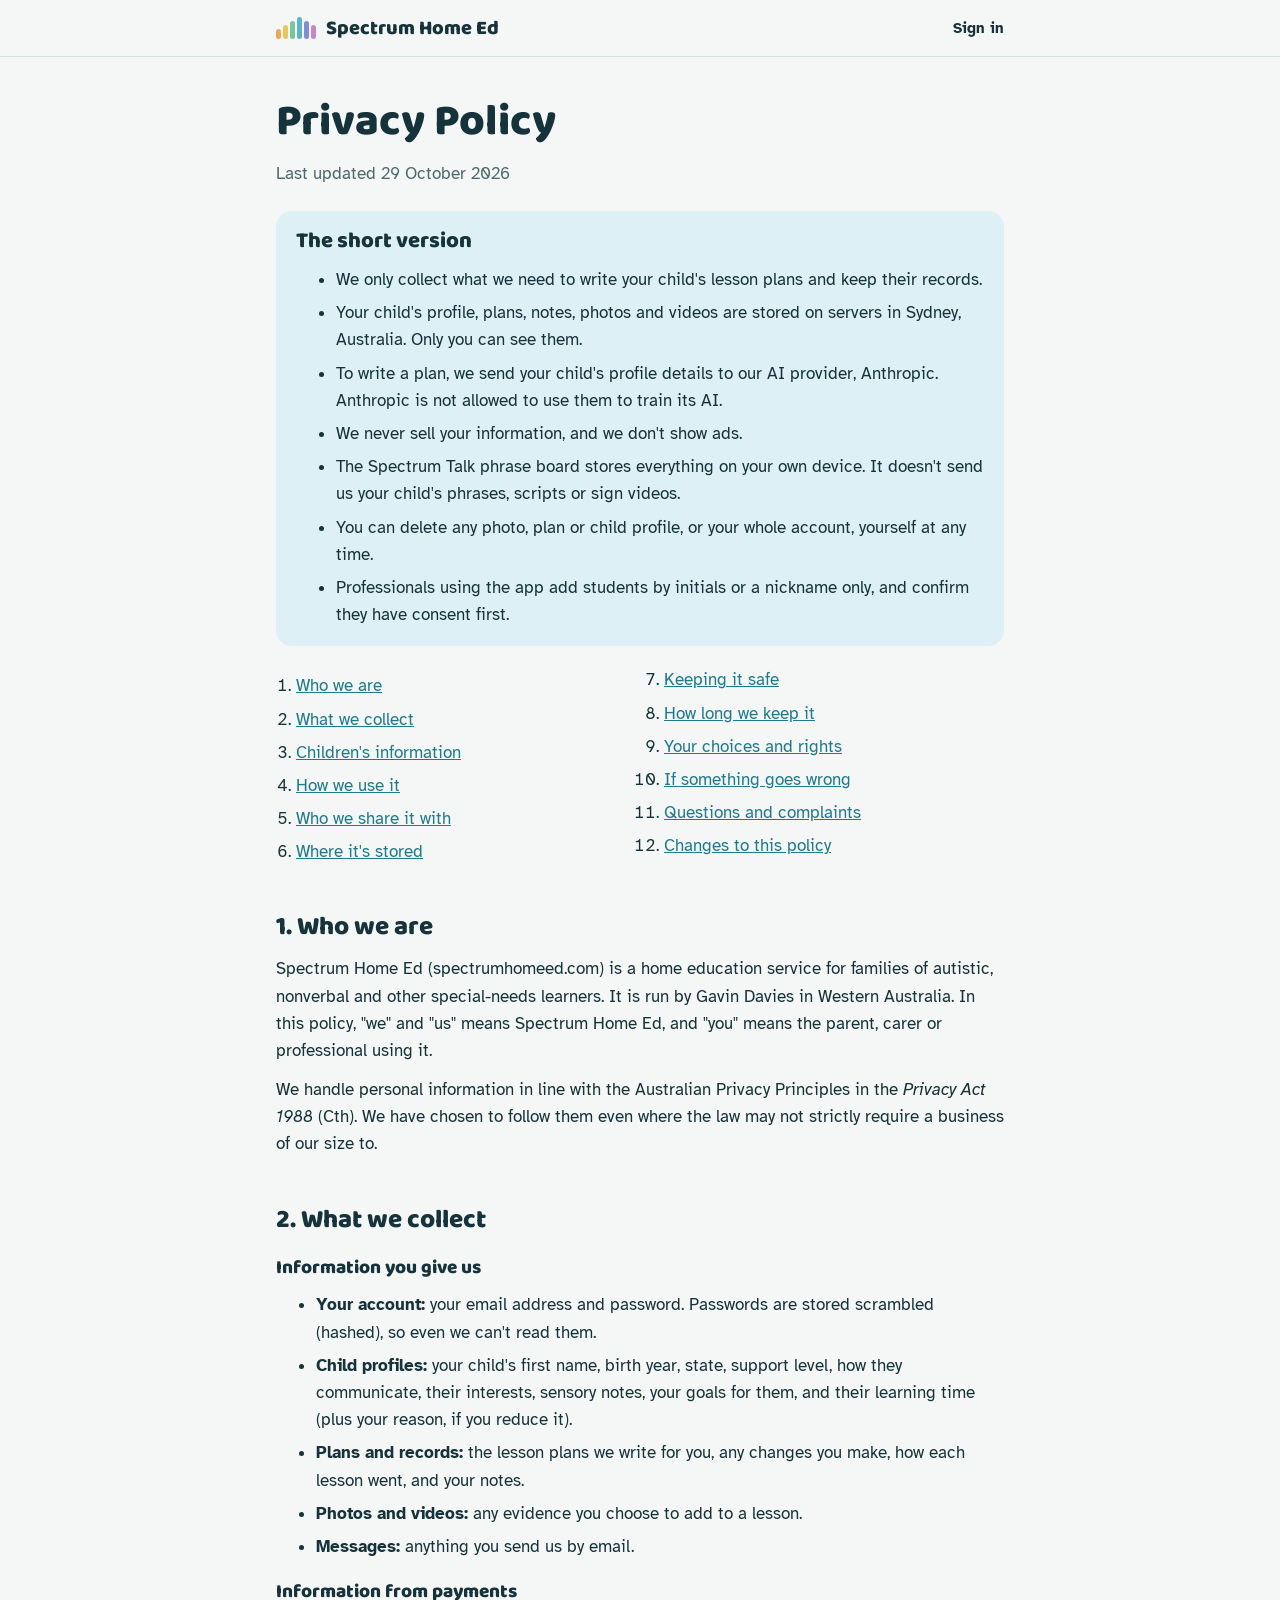
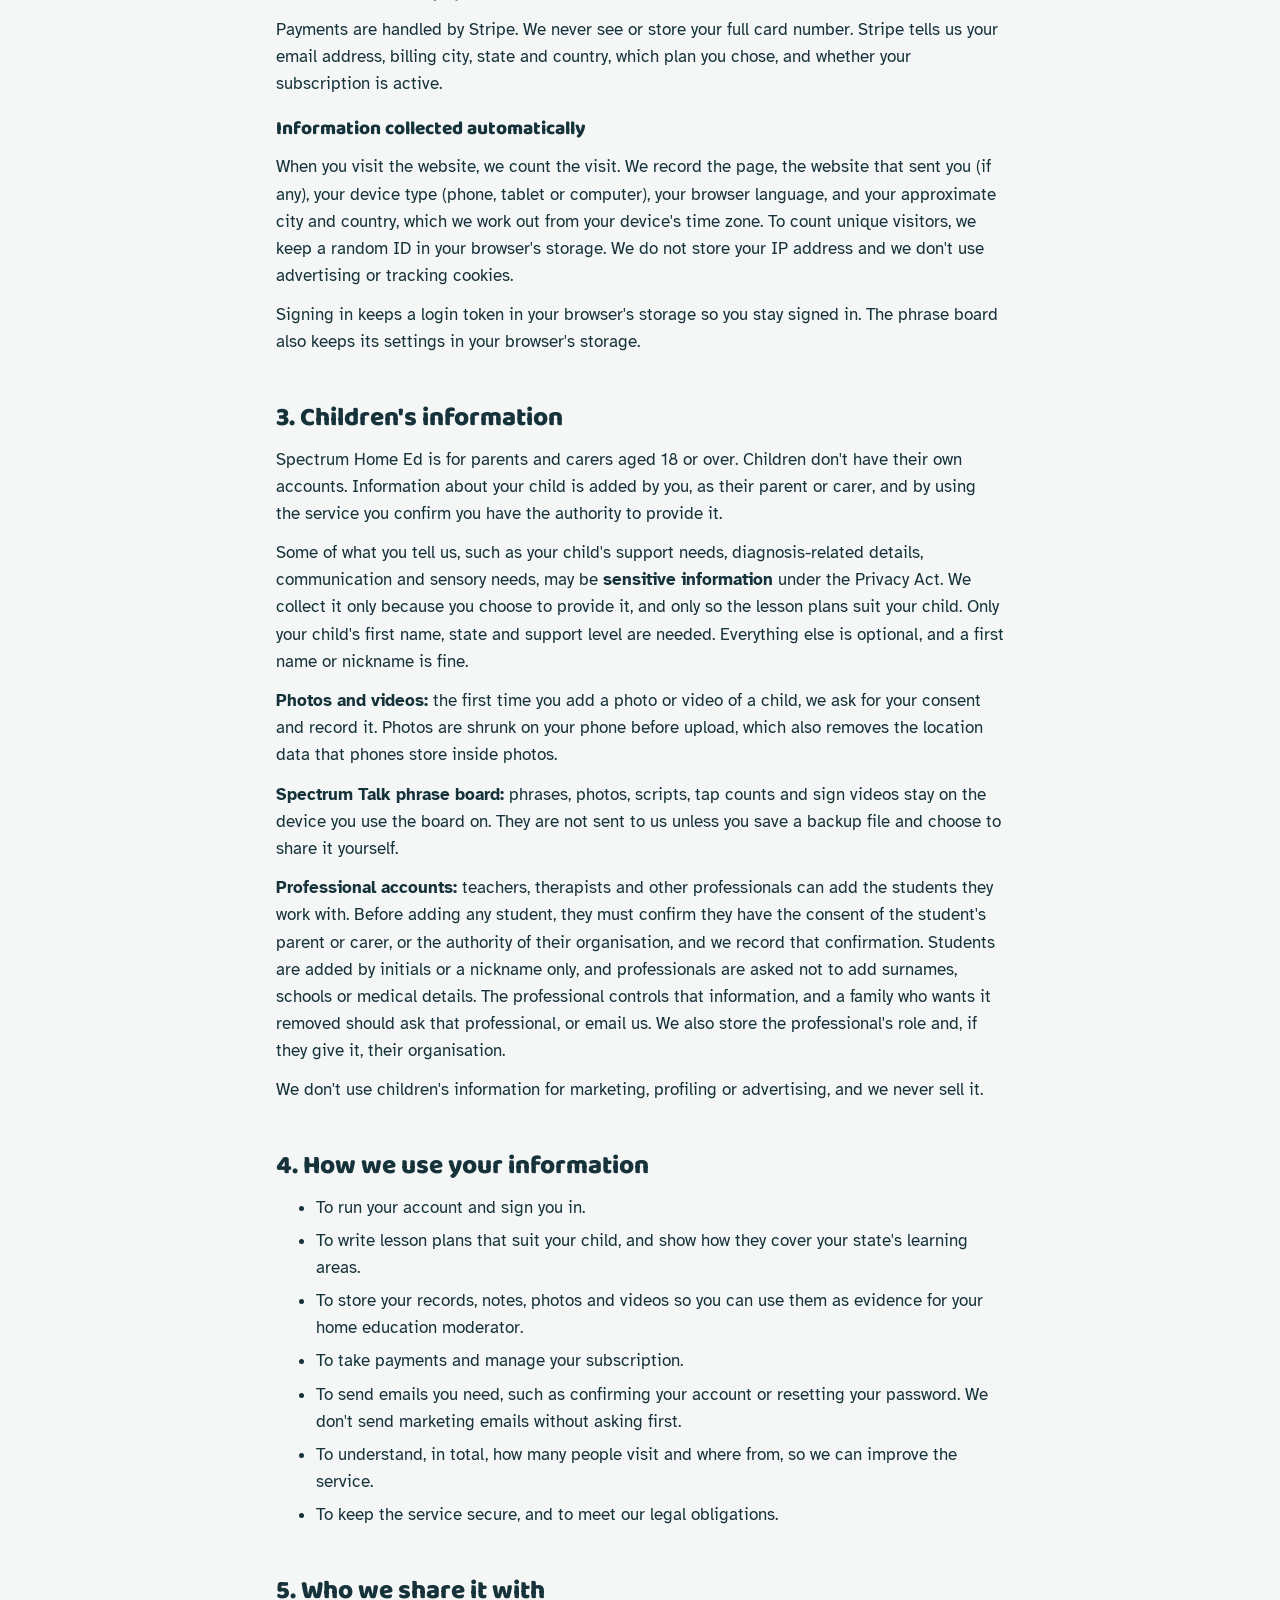
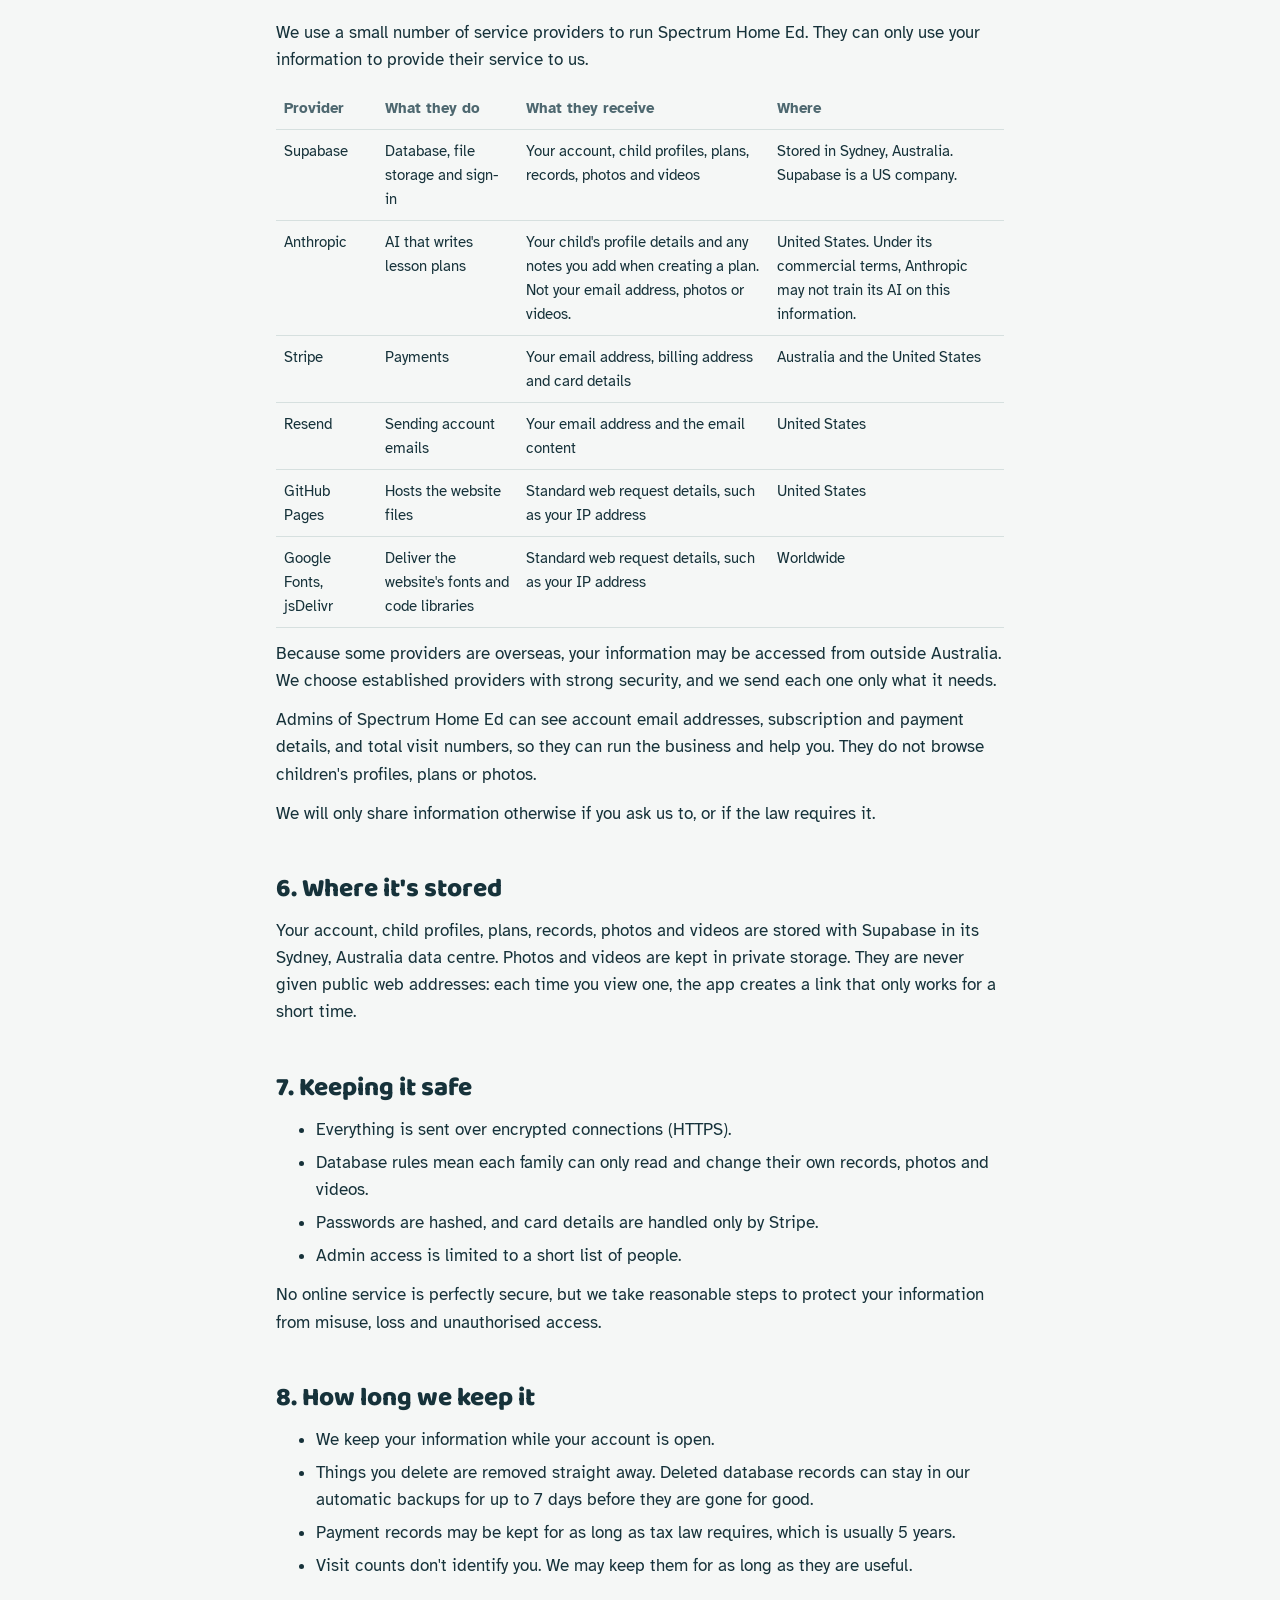
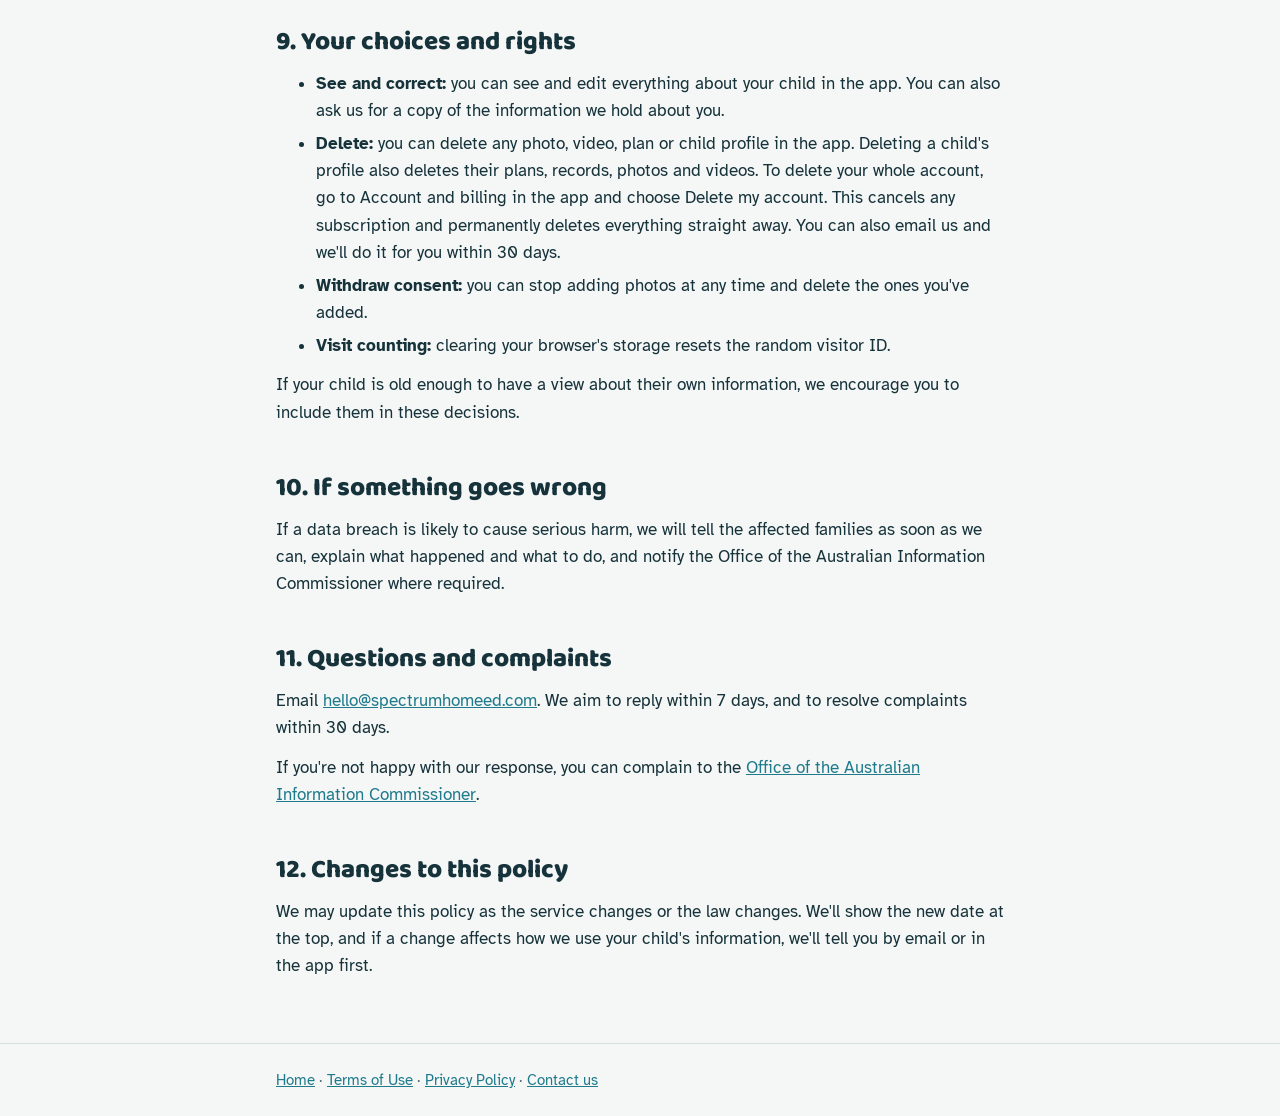
<file: privacy.html>
<!doctype html>
<html lang="en-AU">
<head>
<meta charset="utf-8">
<meta name="viewport" content="width=device-width,initial-scale=1,viewport-fit=cover">
<meta name="description" content="How Spectrum Home Ed collects, stores, uses and protects information about families and children.">
<title>Privacy Policy · Spectrum Home Ed</title>
<link rel="icon" href="icon.png">
<link rel="preconnect" href="https://fonts.googleapis.com">
<link rel="preconnect" href="https://fonts.gstatic.com" crossorigin>
<link rel="stylesheet" href="https://fonts.googleapis.com/css2?family=Atkinson+Hyperlegible:wght@400;700&family=Baloo+2:wght@600;800&display=swap">
<link rel="stylesheet" href="legal.css">
</head>
<body>
<header><div class="wrap nav">
  <a class="brand" href="./"><span class="bars" aria-hidden="true"><i style="height:10px;background:var(--a1)"></i><i style="height:14px;background:var(--a2)"></i><i style="height:18px;background:var(--a3)"></i><i style="height:22px;background:var(--a4)"></i><i style="height:18px;background:var(--a5)"></i><i style="height:14px;background:var(--a6)"></i></span>Spectrum Home Ed</a>
  <a class="small" href="app/">Sign in</a>
</div></header>

<main class="wrap">
  <h1>Privacy Policy</h1>
  <p class="muted">Last updated 29 October 2026</p>

  <div class="summary">
    <h2>The short version</h2>
    <ul>
      <li>We only collect what we need to write your child's lesson plans and keep their records.</li>
      <li>Your child's profile, plans, notes, photos and videos are stored on servers in Sydney, Australia. Only you can see them.</li>
      <li>To write a plan, we send your child's profile details to our AI provider, Anthropic. Anthropic is not allowed to use them to train its AI.</li>
      <li>We never sell your information, and we don't show ads.</li>
      <li>The Spectrum Talk phrase board stores everything on your own device. It doesn't send us your child's phrases, scripts or sign videos.</li>
      <li>You can delete any photo, plan or child profile, or your whole account, yourself at any time.</li>
      <li>Professionals using the app add students by initials or a nickname only, and confirm they have consent first.</li>
    </ul>
  </div>

  <ol class="toc">
    <li><a href="#who">Who we are</a></li>
    <li><a href="#collect">What we collect</a></li>
    <li><a href="#children">Children's information</a></li>
    <li><a href="#use">How we use it</a></li>
    <li><a href="#share">Who we share it with</a></li>
    <li><a href="#where">Where it's stored</a></li>
    <li><a href="#security">Keeping it safe</a></li>
    <li><a href="#keep">How long we keep it</a></li>
    <li><a href="#rights">Your choices and rights</a></li>
    <li><a href="#breach">If something goes wrong</a></li>
    <li><a href="#complaints">Questions and complaints</a></li>
    <li><a href="#changes">Changes to this policy</a></li>
  </ol>

  <h2 id="who">1. Who we are</h2>
  <p>Spectrum Home Ed (spectrumhomeed.com) is a home education service for families of autistic, nonverbal and other special-needs learners. It is run by Gavin Davies in Western Australia. In this policy, "we" and "us" means Spectrum Home Ed, and "you" means the parent, carer or professional using it.</p>
  <p>We handle personal information in line with the Australian Privacy Principles in the <em>Privacy Act 1988</em> (Cth). We have chosen to follow them even where the law may not strictly require a business of our size to.</p>

  <h2 id="collect">2. What we collect</h2>
  <h3>Information you give us</h3>
  <ul>
    <li><strong>Your account:</strong> your email address and password. Passwords are stored scrambled (hashed), so even we can't read them.</li>
    <li><strong>Child profiles:</strong> your child's first name, birth year, state, support level, how they communicate, their interests, sensory notes, your goals for them, and their learning time (plus your reason, if you reduce it).</li>
    <li><strong>Plans and records:</strong> the lesson plans we write for you, any changes you make, how each lesson went, and your notes.</li>
    <li><strong>Photos and videos:</strong> any evidence you choose to add to a lesson.</li>
    <li><strong>Messages:</strong> anything you send us by email.</li>
  </ul>
  <h3>Information from payments</h3>
  <p>Payments are handled by Stripe. We never see or store your full card number. Stripe tells us your email address, billing city, state and country, which plan you chose, and whether your subscription is active.</p>
  <h3>Information collected automatically</h3>
  <p>When you visit the website, we count the visit. We record the page, the website that sent you (if any), your device type (phone, tablet or computer), your browser language, and your approximate city and country, which we work out from your device's time zone. To count unique visitors, we keep a random ID in your browser's storage. We do not store your IP address and we don't use advertising or tracking cookies.</p>
  <p>Signing in keeps a login token in your browser's storage so you stay signed in. The phrase board also keeps its settings in your browser's storage.</p>

  <h2 id="children">3. Children's information</h2>
  <p>Spectrum Home Ed is for parents and carers aged 18 or over. Children don't have their own accounts. Information about your child is added by you, as their parent or carer, and by using the service you confirm you have the authority to provide it.</p>
  <p>Some of what you tell us, such as your child's support needs, diagnosis-related details, communication and sensory needs, may be <strong>sensitive information</strong> under the Privacy Act. We collect it only because you choose to provide it, and only so the lesson plans suit your child. Only your child's first name, state and support level are needed. Everything else is optional, and a first name or nickname is fine.</p>
  <p><strong>Photos and videos:</strong> the first time you add a photo or video of a child, we ask for your consent and record it. Photos are shrunk on your phone before upload, which also removes the location data that phones store inside photos.</p>
  <p><strong>Spectrum Talk phrase board:</strong> phrases, photos, scripts, tap counts and sign videos stay on the device you use the board on. They are not sent to us unless you save a backup file and choose to share it yourself.</p>
  <p><strong>Professional accounts:</strong> teachers, therapists and other professionals can add the students they work with. Before adding any student, they must confirm they have the consent of the student's parent or carer, or the authority of their organisation, and we record that confirmation. Students are added by initials or a nickname only, and professionals are asked not to add surnames, schools or medical details. The professional controls that information, and a family who wants it removed should ask that professional, or email us. We also store the professional's role and, if they give it, their organisation.</p>
  <p>We don't use children's information for marketing, profiling or advertising, and we never sell it.</p>

  <h2 id="use">4. How we use your information</h2>
  <ul>
    <li>To run your account and sign you in.</li>
    <li>To write lesson plans that suit your child, and show how they cover your state's learning areas.</li>
    <li>To store your records, notes, photos and videos so you can use them as evidence for your home education moderator.</li>
    <li>To take payments and manage your subscription.</li>
    <li>To send emails you need, such as confirming your account or resetting your password. We don't send marketing emails without asking first.</li>
    <li>To understand, in total, how many people visit and where from, so we can improve the service.</li>
    <li>To keep the service secure, and to meet our legal obligations.</li>
  </ul>

  <h2 id="share">5. Who we share it with</h2>
  <p>We use a small number of service providers to run Spectrum Home Ed. They can only use your information to provide their service to us.</p>
  <div class="tablewrap"><table>
    <thead><tr><th>Provider</th><th>What they do</th><th>What they receive</th><th>Where</th></tr></thead>
    <tbody>
      <tr><td>Supabase</td><td>Database, file storage and sign-in</td><td>Your account, child profiles, plans, records, photos and videos</td><td>Stored in Sydney, Australia. Supabase is a US company.</td></tr>
      <tr><td>Anthropic</td><td>AI that writes lesson plans</td><td>Your child's profile details and any notes you add when creating a plan. Not your email address, photos or videos.</td><td>United States. Under its commercial terms, Anthropic may not train its AI on this information.</td></tr>
      <tr><td>Stripe</td><td>Payments</td><td>Your email address, billing address and card details</td><td>Australia and the United States</td></tr>
      <tr><td>Resend</td><td>Sending account emails</td><td>Your email address and the email content</td><td>United States</td></tr>
      <tr><td>GitHub Pages</td><td>Hosts the website files</td><td>Standard web request details, such as your IP address</td><td>United States</td></tr>
      <tr><td>Google Fonts, jsDelivr</td><td>Deliver the website's fonts and code libraries</td><td>Standard web request details, such as your IP address</td><td>Worldwide</td></tr>
    </tbody>
  </table></div>
  <p>Because some providers are overseas, your information may be accessed from outside Australia. We choose established providers with strong security, and we send each one only what it needs.</p>
  <p>Admins of Spectrum Home Ed can see account email addresses, subscription and payment details, and total visit numbers, so they can run the business and help you. They do not browse children's profiles, plans or photos.</p>
  <p>We will only share information otherwise if you ask us to, or if the law requires it.</p>

  <h2 id="where">6. Where it's stored</h2>
  <p>Your account, child profiles, plans, records, photos and videos are stored with Supabase in its Sydney, Australia data centre. Photos and videos are kept in private storage. They are never given public web addresses: each time you view one, the app creates a link that only works for a short time.</p>

  <h2 id="security">7. Keeping it safe</h2>
  <ul>
    <li>Everything is sent over encrypted connections (HTTPS).</li>
    <li>Database rules mean each family can only read and change their own records, photos and videos.</li>
    <li>Passwords are hashed, and card details are handled only by Stripe.</li>
    <li>Admin access is limited to a short list of people.</li>
  </ul>
  <p>No online service is perfectly secure, but we take reasonable steps to protect your information from misuse, loss and unauthorised access.</p>

  <h2 id="keep">8. How long we keep it</h2>
  <ul>
    <li>We keep your information while your account is open.</li>
    <li>Things you delete are removed straight away. Deleted database records can stay in our automatic backups for up to 7 days before they are gone for good.</li>
    <li>Payment records may be kept for as long as tax law requires, which is usually 5 years.</li>
    <li>Visit counts don't identify you. We may keep them for as long as they are useful.</li>
  </ul>

  <h2 id="rights">9. Your choices and rights</h2>
  <ul>
    <li><strong>See and correct:</strong> you can see and edit everything about your child in the app. You can also ask us for a copy of the information we hold about you.</li>
    <li><strong>Delete:</strong> you can delete any photo, video, plan or child profile in the app. Deleting a child's profile also deletes their plans, records, photos and videos. To delete your whole account, go to Account and billing in the app and choose Delete my account. This cancels any subscription and permanently deletes everything straight away. You can also email us and we'll do it for you within 30 days.</li>
    <li><strong>Withdraw consent:</strong> you can stop adding photos at any time and delete the ones you've added.</li>
    <li><strong>Visit counting:</strong> clearing your browser's storage resets the random visitor ID.</li>
  </ul>
  <p>If your child is old enough to have a view about their own information, we encourage you to include them in these decisions.</p>

  <h2 id="breach">10. If something goes wrong</h2>
  <p>If a data breach is likely to cause serious harm, we will tell the affected families as soon as we can, explain what happened and what to do, and notify the Office of the Australian Information Commissioner where required.</p>

  <h2 id="complaints">11. Questions and complaints</h2>
  <p>Email <a href="mailto:hello@spectrumhomeed.com">hello@spectrumhomeed.com</a>. We aim to reply within 7 days, and to resolve complaints within 30 days.</p>
  <p>If you're not happy with our response, you can complain to the <a href="https://www.oaic.gov.au/privacy/privacy-complaints" target="_blank" rel="noopener">Office of the Australian Information Commissioner</a>.</p>

  <h2 id="changes">12. Changes to this policy</h2>
  <p>We may update this policy as the service changes or the law changes. We'll show the new date at the top, and if a change affects how we use your child's information, we'll tell you by email or in the app first.</p>
</main>

<footer><div class="wrap"><a href="./">Home</a> · <a href="terms.html">Terms of Use</a> · <a href="privacy.html">Privacy Policy</a> · <a href="mailto:hello@spectrumhomeed.com">Contact us</a></div></footer>
<script src="track.js" defer></script>
</body>
</html>
</file>
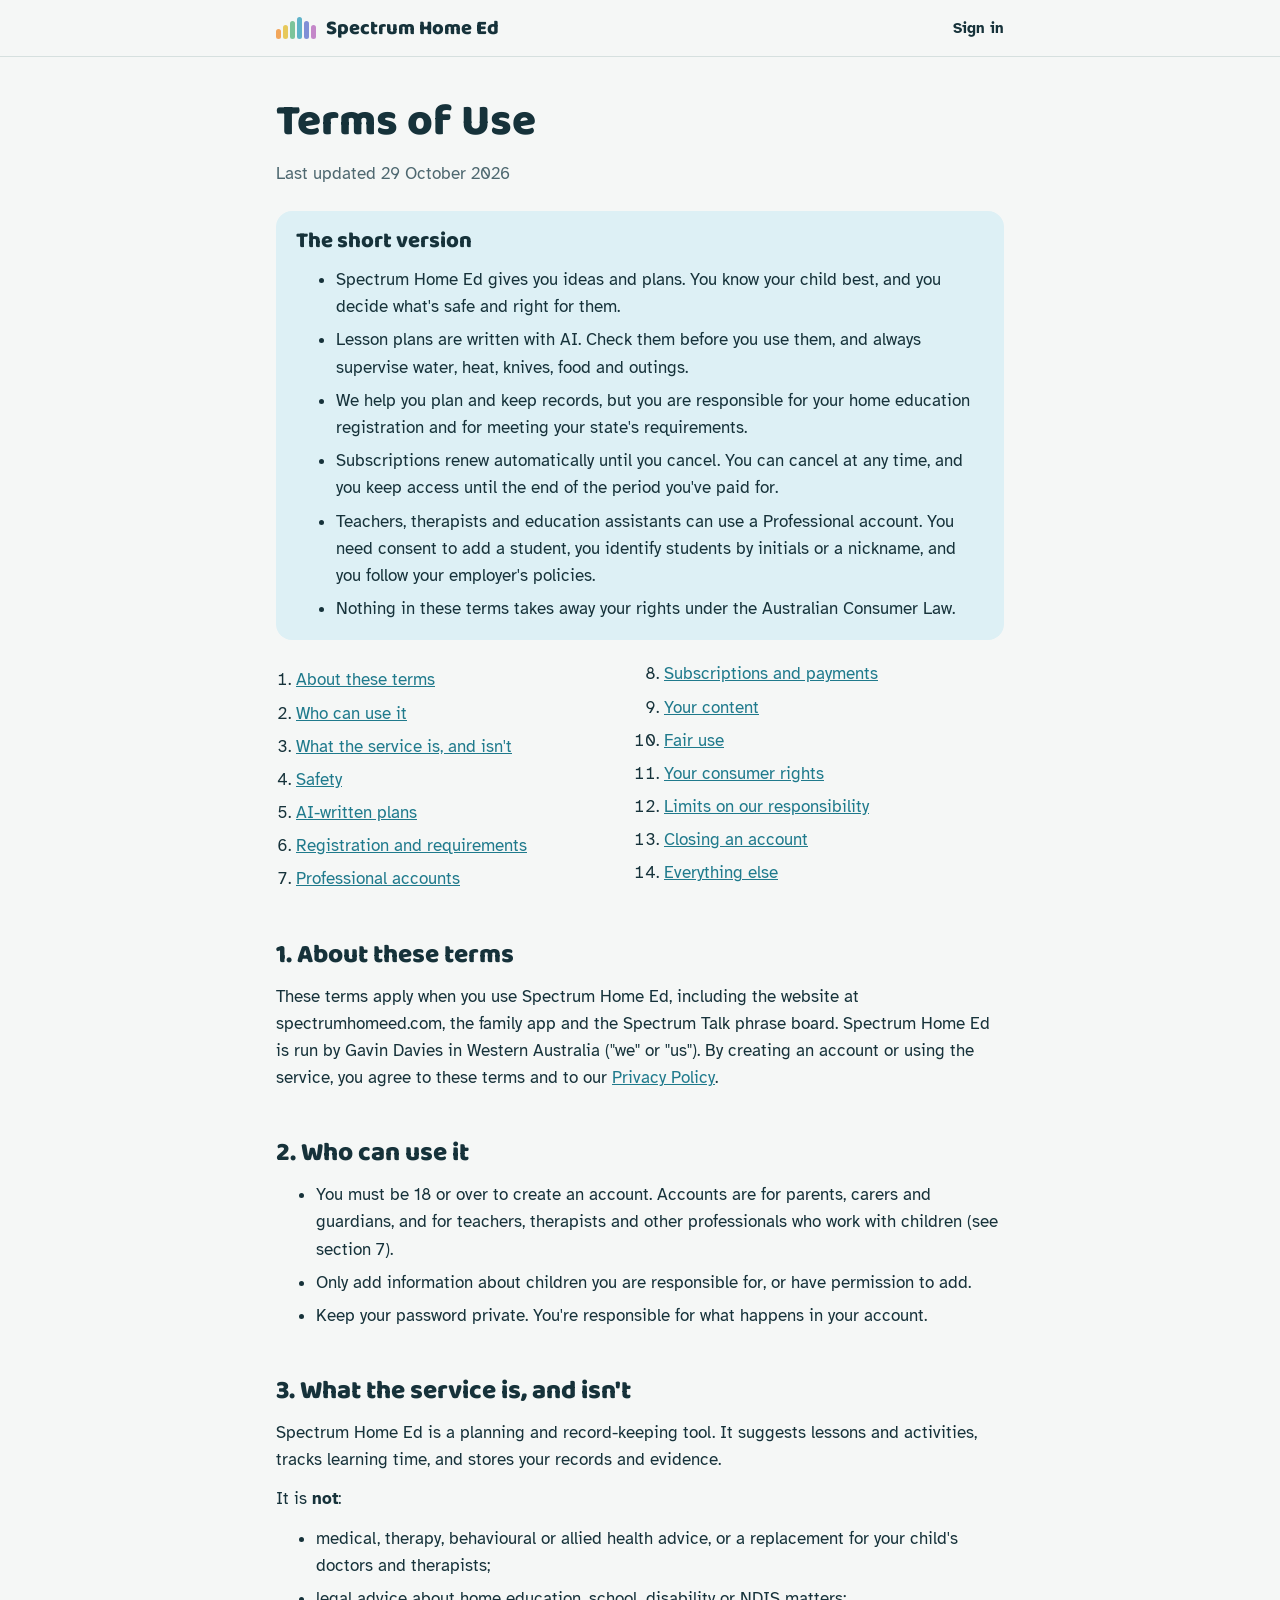
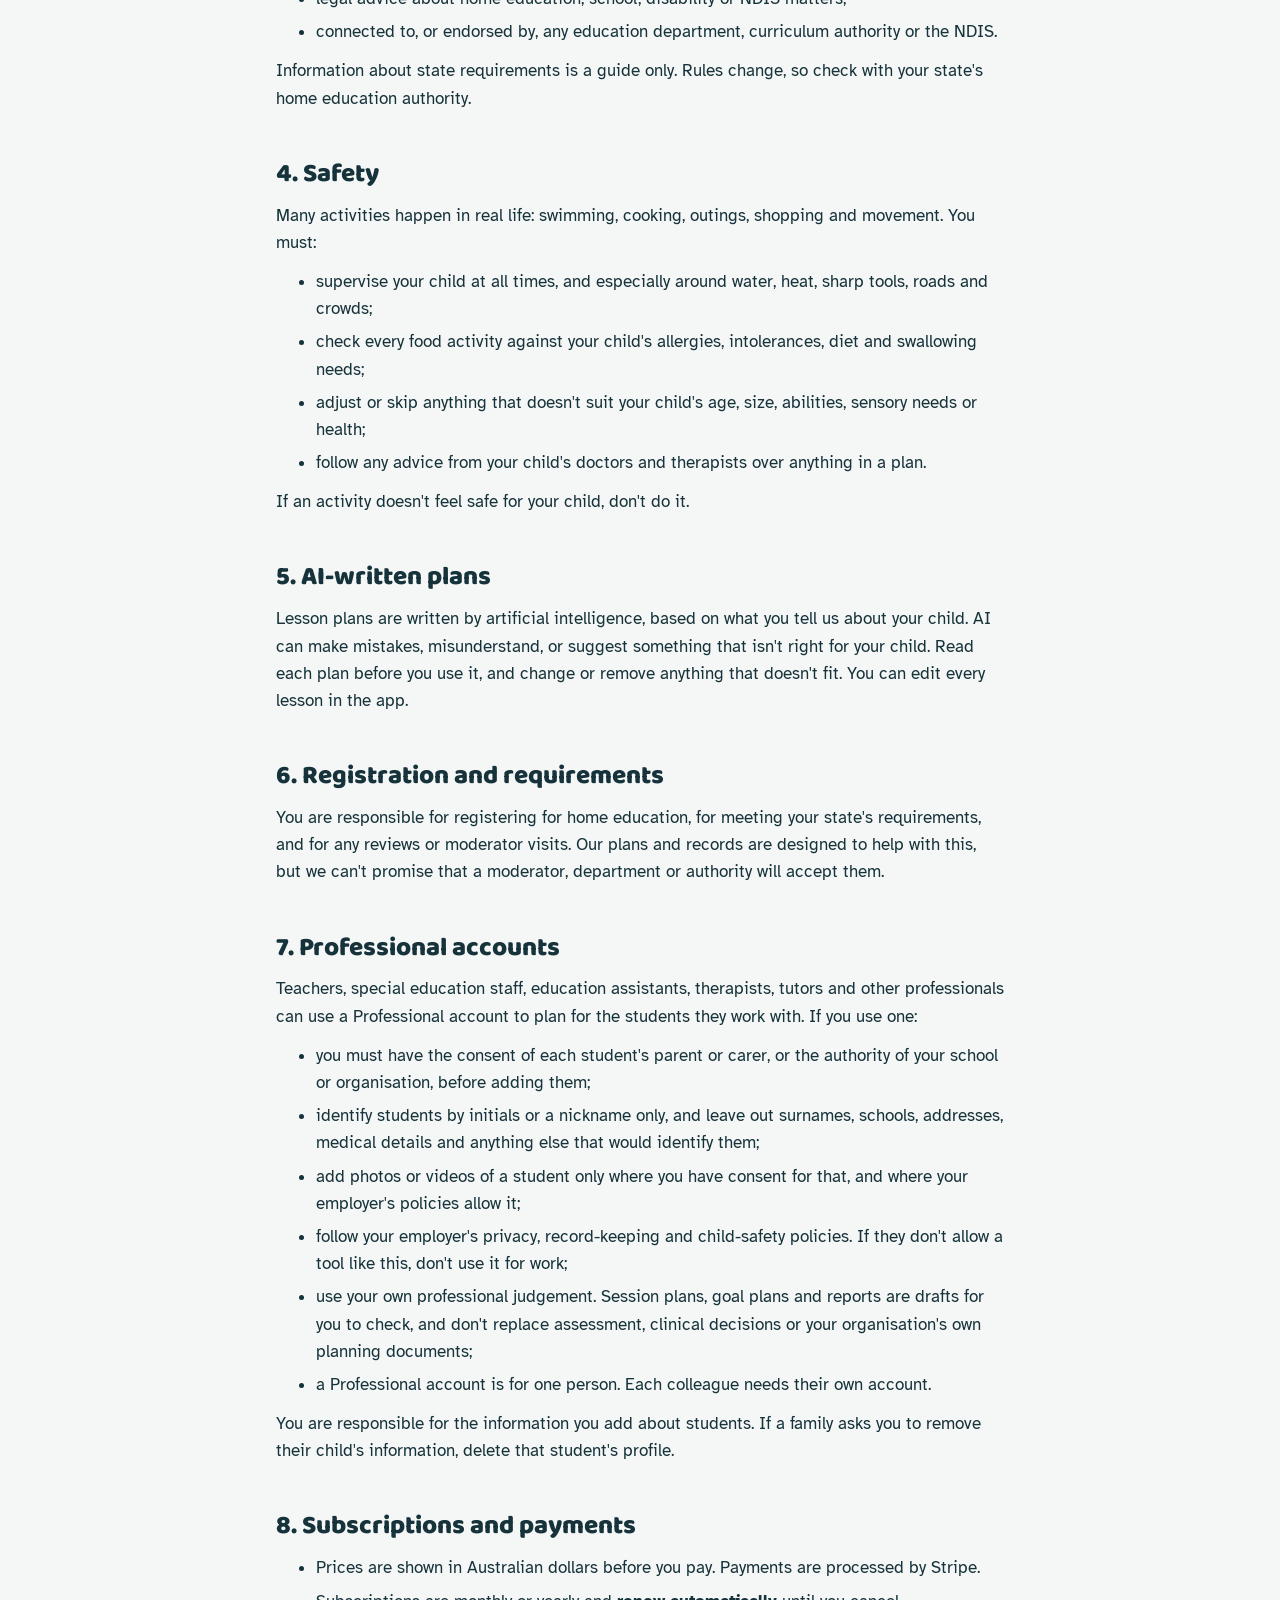
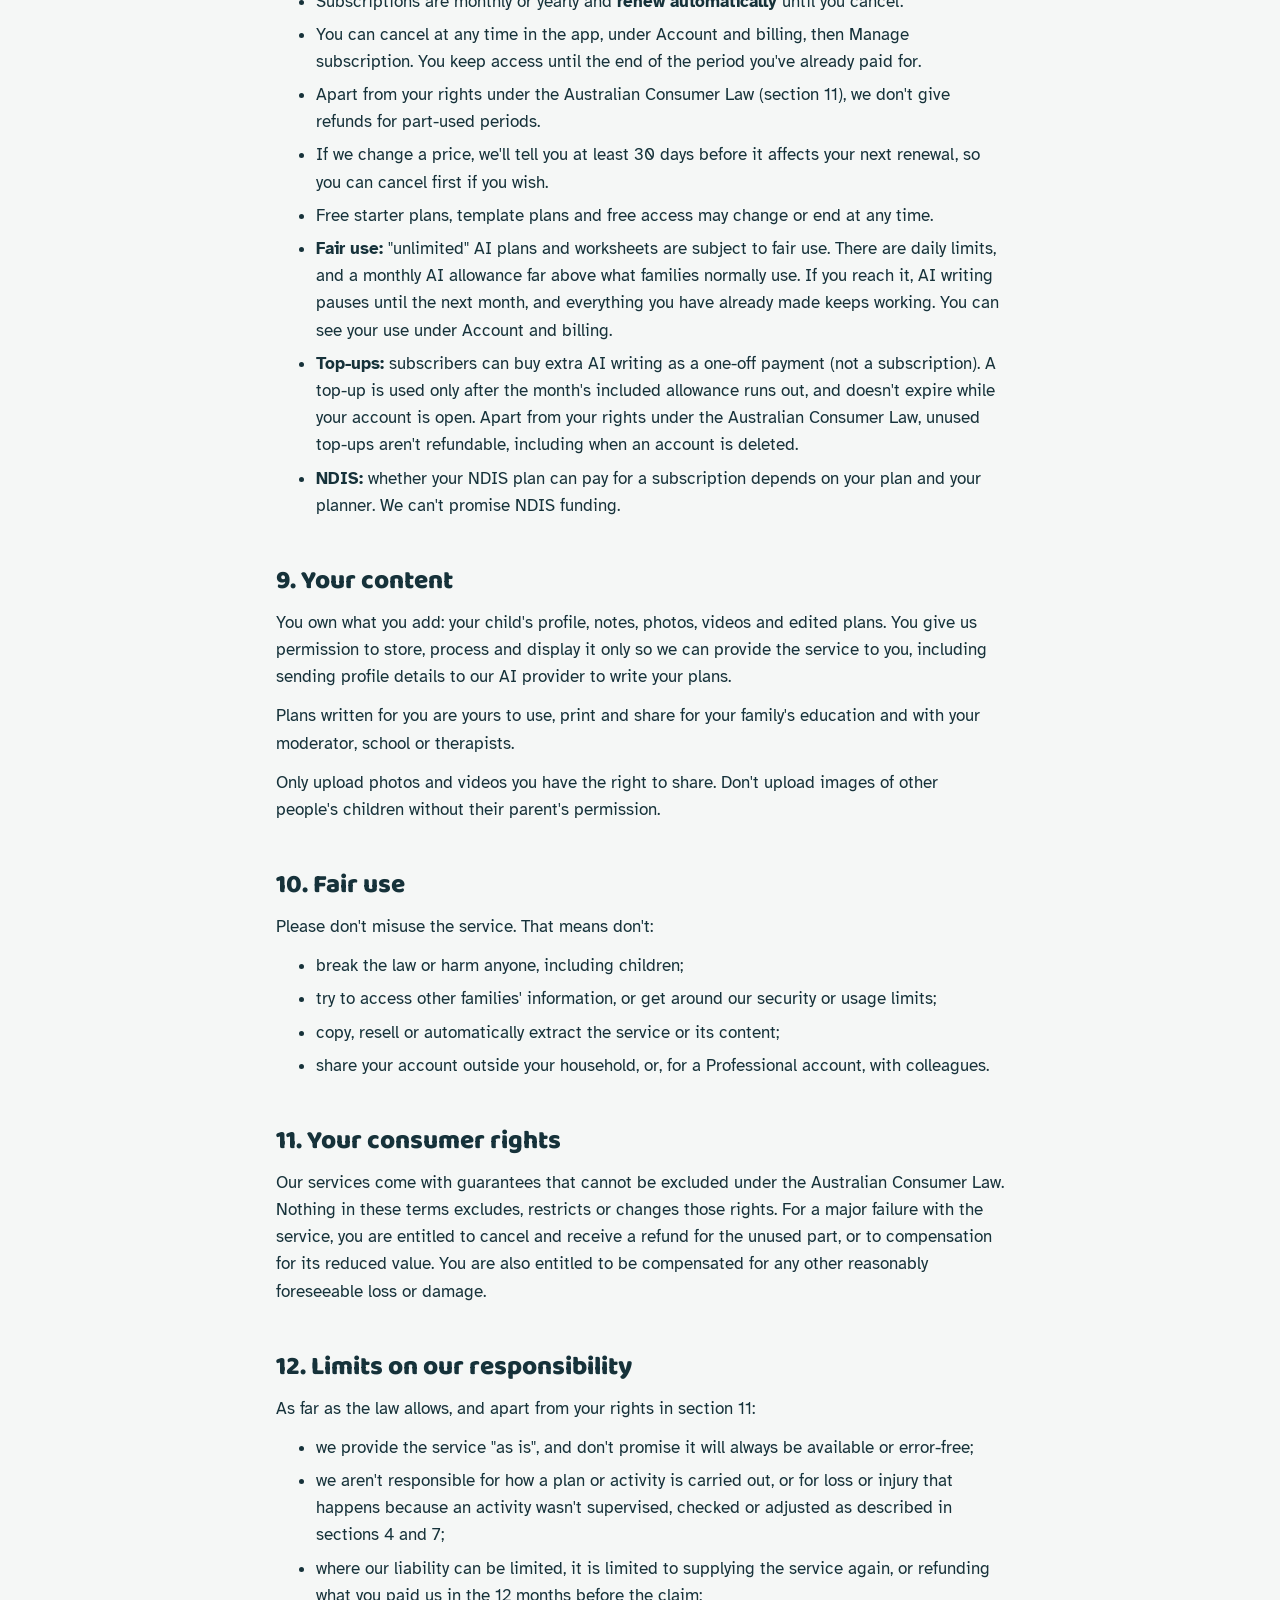
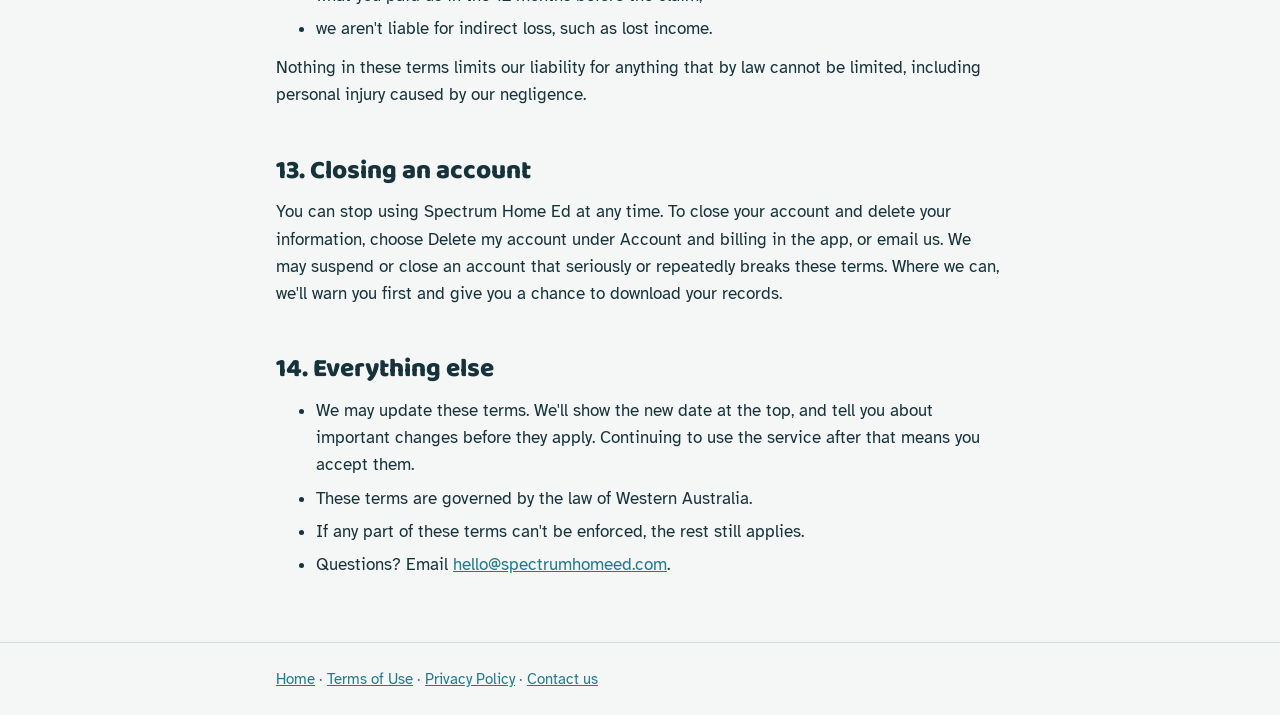
<file: terms.html>
<!doctype html>
<html lang="en-AU">
<head>
<meta charset="utf-8">
<meta name="viewport" content="width=device-width,initial-scale=1,viewport-fit=cover">
<meta name="description" content="The terms for using Spectrum Home Ed, including subscriptions, safety and AI-written lesson plans.">
<title>Terms of Use · Spectrum Home Ed</title>
<link rel="icon" href="icon.png">
<link rel="preconnect" href="https://fonts.googleapis.com">
<link rel="preconnect" href="https://fonts.gstatic.com" crossorigin>
<link rel="stylesheet" href="https://fonts.googleapis.com/css2?family=Atkinson+Hyperlegible:wght@400;700&family=Baloo+2:wght@600;800&display=swap">
<link rel="stylesheet" href="legal.css">
</head>
<body>
<header><div class="wrap nav">
  <a class="brand" href="./"><span class="bars" aria-hidden="true"><i style="height:10px;background:var(--a1)"></i><i style="height:14px;background:var(--a2)"></i><i style="height:18px;background:var(--a3)"></i><i style="height:22px;background:var(--a4)"></i><i style="height:18px;background:var(--a5)"></i><i style="height:14px;background:var(--a6)"></i></span>Spectrum Home Ed</a>
  <a class="small" href="app/">Sign in</a>
</div></header>

<main class="wrap">
  <h1>Terms of Use</h1>
  <p class="muted">Last updated 29 October 2026</p>

  <div class="summary">
    <h2>The short version</h2>
    <ul>
      <li>Spectrum Home Ed gives you ideas and plans. You know your child best, and you decide what's safe and right for them.</li>
      <li>Lesson plans are written with AI. Check them before you use them, and always supervise water, heat, knives, food and outings.</li>
      <li>We help you plan and keep records, but you are responsible for your home education registration and for meeting your state's requirements.</li>
      <li>Subscriptions renew automatically until you cancel. You can cancel at any time, and you keep access until the end of the period you've paid for.</li>
      <li>Teachers, therapists and education assistants can use a Professional account. You need consent to add a student, you identify students by initials or a nickname, and you follow your employer's policies.</li>
      <li>Nothing in these terms takes away your rights under the Australian Consumer Law.</li>
    </ul>
  </div>

  <ol class="toc">
    <li><a href="#about">About these terms</a></li>
    <li><a href="#who">Who can use it</a></li>
    <li><a href="#what">What the service is, and isn't</a></li>
    <li><a href="#safety">Safety</a></li>
    <li><a href="#ai">AI-written plans</a></li>
    <li><a href="#registration">Registration and requirements</a></li>
    <li><a href="#pro">Professional accounts</a></li>
    <li><a href="#pay">Subscriptions and payments</a></li>
    <li><a href="#content">Your content</a></li>
    <li><a href="#use">Fair use</a></li>
    <li><a href="#acl">Your consumer rights</a></li>
    <li><a href="#liability">Limits on our responsibility</a></li>
    <li><a href="#end">Closing an account</a></li>
    <li><a href="#general">Everything else</a></li>
  </ol>

  <h2 id="about">1. About these terms</h2>
  <p>These terms apply when you use Spectrum Home Ed, including the website at spectrumhomeed.com, the family app and the Spectrum Talk phrase board. Spectrum Home Ed is run by Gavin Davies in Western Australia ("we" or "us"). By creating an account or using the service, you agree to these terms and to our <a href="privacy.html">Privacy Policy</a>.</p>

  <h2 id="who">2. Who can use it</h2>
  <ul>
    <li>You must be 18 or over to create an account. Accounts are for parents, carers and guardians, and for teachers, therapists and other professionals who work with children (see section 7).</li>
    <li>Only add information about children you are responsible for, or have permission to add.</li>
    <li>Keep your password private. You're responsible for what happens in your account.</li>
  </ul>

  <h2 id="what">3. What the service is, and isn't</h2>
  <p>Spectrum Home Ed is a planning and record-keeping tool. It suggests lessons and activities, tracks learning time, and stores your records and evidence.</p>
  <p>It is <strong>not</strong>:</p>
  <ul>
    <li>medical, therapy, behavioural or allied health advice, or a replacement for your child's doctors and therapists;</li>
    <li>legal advice about home education, school, disability or NDIS matters;</li>
    <li>connected to, or endorsed by, any education department, curriculum authority or the NDIS.</li>
  </ul>
  <p>Information about state requirements is a guide only. Rules change, so check with your state's home education authority.</p>

  <h2 id="safety">4. Safety</h2>
  <p>Many activities happen in real life: swimming, cooking, outings, shopping and movement. You must:</p>
  <ul>
    <li>supervise your child at all times, and especially around water, heat, sharp tools, roads and crowds;</li>
    <li>check every food activity against your child's allergies, intolerances, diet and swallowing needs;</li>
    <li>adjust or skip anything that doesn't suit your child's age, size, abilities, sensory needs or health;</li>
    <li>follow any advice from your child's doctors and therapists over anything in a plan.</li>
  </ul>
  <p>If an activity doesn't feel safe for your child, don't do it.</p>

  <h2 id="ai">5. AI-written plans</h2>
  <p>Lesson plans are written by artificial intelligence, based on what you tell us about your child. AI can make mistakes, misunderstand, or suggest something that isn't right for your child. Read each plan before you use it, and change or remove anything that doesn't fit. You can edit every lesson in the app.</p>

  <h2 id="registration">6. Registration and requirements</h2>
  <p>You are responsible for registering for home education, for meeting your state's requirements, and for any reviews or moderator visits. Our plans and records are designed to help with this, but we can't promise that a moderator, department or authority will accept them.</p>

  <h2 id="pro">7. Professional accounts</h2>
  <p>Teachers, special education staff, education assistants, therapists, tutors and other professionals can use a Professional account to plan for the students they work with. If you use one:</p>
  <ul>
    <li>you must have the consent of each student's parent or carer, or the authority of your school or organisation, before adding them;</li>
    <li>identify students by initials or a nickname only, and leave out surnames, schools, addresses, medical details and anything else that would identify them;</li>
    <li>add photos or videos of a student only where you have consent for that, and where your employer's policies allow it;</li>
    <li>follow your employer's privacy, record-keeping and child-safety policies. If they don't allow a tool like this, don't use it for work;</li>
    <li>use your own professional judgement. Session plans, goal plans and reports are drafts for you to check, and don't replace assessment, clinical decisions or your organisation's own planning documents;</li>
    <li>a Professional account is for one person. Each colleague needs their own account.</li>
  </ul>
  <p>You are responsible for the information you add about students. If a family asks you to remove their child's information, delete that student's profile.</p>

  <h2 id="pay">8. Subscriptions and payments</h2>
  <ul>
    <li>Prices are shown in Australian dollars before you pay. Payments are processed by Stripe.</li>
    <li>Subscriptions are monthly or yearly and <strong>renew automatically</strong> until you cancel.</li>
    <li>You can cancel at any time in the app, under Account and billing, then Manage subscription. You keep access until the end of the period you've already paid for.</li>
    <li>Apart from your rights under the Australian Consumer Law (section 11), we don't give refunds for part-used periods.</li>
    <li>If we change a price, we'll tell you at least 30 days before it affects your next renewal, so you can cancel first if you wish.</li>
    <li>Free starter plans, template plans and free access may change or end at any time.</li>
    <li><strong>Fair use:</strong> "unlimited" AI plans and worksheets are subject to fair use. There are daily limits, and a monthly AI allowance far above what families normally use. If you reach it, AI writing pauses until the next month, and everything you have already made keeps working. You can see your use under Account and billing.</li>
    <li><strong>Top-ups:</strong> subscribers can buy extra AI writing as a one-off payment (not a subscription). A top-up is used only after the month's included allowance runs out, and doesn't expire while your account is open. Apart from your rights under the Australian Consumer Law, unused top-ups aren't refundable, including when an account is deleted.</li>
    <li><strong>NDIS:</strong> whether your NDIS plan can pay for a subscription depends on your plan and your planner. We can't promise NDIS funding.</li>
  </ul>

  <h2 id="content">9. Your content</h2>
  <p>You own what you add: your child's profile, notes, photos, videos and edited plans. You give us permission to store, process and display it only so we can provide the service to you, including sending profile details to our AI provider to write your plans.</p>
  <p>Plans written for you are yours to use, print and share for your family's education and with your moderator, school or therapists.</p>
  <p>Only upload photos and videos you have the right to share. Don't upload images of other people's children without their parent's permission.</p>

  <h2 id="use">10. Fair use</h2>
  <p>Please don't misuse the service. That means don't:</p>
  <ul>
    <li>break the law or harm anyone, including children;</li>
    <li>try to access other families' information, or get around our security or usage limits;</li>
    <li>copy, resell or automatically extract the service or its content;</li>
    <li>share your account outside your household, or, for a Professional account, with colleagues.</li>
  </ul>

  <h2 id="acl">11. Your consumer rights</h2>
  <p>Our services come with guarantees that cannot be excluded under the Australian Consumer Law. Nothing in these terms excludes, restricts or changes those rights. For a major failure with the service, you are entitled to cancel and receive a refund for the unused part, or to compensation for its reduced value. You are also entitled to be compensated for any other reasonably foreseeable loss or damage.</p>

  <h2 id="liability">12. Limits on our responsibility</h2>
  <p>As far as the law allows, and apart from your rights in section 11:</p>
  <ul>
    <li>we provide the service "as is", and don't promise it will always be available or error-free;</li>
    <li>we aren't responsible for how a plan or activity is carried out, or for loss or injury that happens because an activity wasn't supervised, checked or adjusted as described in sections 4 and 7;</li>
    <li>where our liability can be limited, it is limited to supplying the service again, or refunding what you paid us in the 12 months before the claim;</li>
    <li>we aren't liable for indirect loss, such as lost income.</li>
  </ul>
  <p>Nothing in these terms limits our liability for anything that by law cannot be limited, including personal injury caused by our negligence.</p>

  <h2 id="end">13. Closing an account</h2>
  <p>You can stop using Spectrum Home Ed at any time. To close your account and delete your information, choose Delete my account under Account and billing in the app, or email us. We may suspend or close an account that seriously or repeatedly breaks these terms. Where we can, we'll warn you first and give you a chance to download your records.</p>

  <h2 id="general">14. Everything else</h2>
  <ul>
    <li>We may update these terms. We'll show the new date at the top, and tell you about important changes before they apply. Continuing to use the service after that means you accept them.</li>
    <li>These terms are governed by the law of Western Australia.</li>
    <li>If any part of these terms can't be enforced, the rest still applies.</li>
    <li>Questions? Email <a href="mailto:hello@spectrumhomeed.com">hello@spectrumhomeed.com</a>.</li>
  </ul>
</main>

<footer><div class="wrap"><a href="./">Home</a> · <a href="terms.html">Terms of Use</a> · <a href="privacy.html">Privacy Policy</a> · <a href="mailto:hello@spectrumhomeed.com">Contact us</a></div></footer>
<script src="track.js" defer></script>
</body>
</html>
</file>
<file: legal.css>
/* Shared styles for the privacy policy and terms pages */
:root{
  --bg:#f5f7f6;--surface:#ffffff;--ink:#16323a;--muted:#4e6870;--line:#d6e0df;--accent:#1f7a8c;--tint:#ddf0f5;
  --a1:#f2a65a;--a2:#e7c95b;--a3:#7cc49a;--a4:#5fb3c9;--a5:#7f8fd6;--a6:#c487c9;
  --display:"Baloo 2","Trebuchet MS",system-ui,sans-serif;
  --body:"Atkinson Hyperlegible",system-ui,-apple-system,"Segoe UI",sans-serif;
}
@media (prefers-color-scheme: dark){:root:not([data-theme="light"]){
  --bg:#0f1c20;--surface:#162a30;--ink:#e6f0f0;--muted:#a3babd;--line:#28414a;--accent:#5cc3d6;--tint:#183139;color-scheme:dark}}
:root[data-theme="dark"]{--bg:#0f1c20;--surface:#162a30;--ink:#e6f0f0;--muted:#a3babd;--line:#28414a;--accent:#5cc3d6;--tint:#183139;color-scheme:dark}
*{box-sizing:border-box}
body{margin:0;background:var(--bg);color:var(--ink);font-family:var(--body);font-size:17px;line-height:1.6}
.wrap{max-width:760px;margin:0 auto;padding-left:max(16px,env(safe-area-inset-left,0px));padding-right:max(16px,env(safe-area-inset-right,0px))}
header{border-bottom:1px solid var(--line);background:var(--bg)}
.nav{display:flex;align-items:center;justify-content:space-between;gap:16px;padding-block:12px}
.brand{display:flex;align-items:center;gap:10px;text-decoration:none;color:var(--ink);font-family:var(--display);font-weight:800;font-size:20px;white-space:nowrap}
.bars{display:flex;gap:2px;height:22px;align-items:flex-end}
.bars i{display:block;width:5px;border-radius:3px}
.nav a.small{font-weight:700;color:var(--ink);text-decoration:none;font-size:15px}
main{padding-block:40px 64px}
h1,h2,h3{font-family:var(--display);line-height:1.15;margin:0;text-wrap:balance}
h1{font-size:clamp(32px,6vw,44px);font-weight:800}
h2{font-size:26px;font-weight:800;margin-top:40px;padding-top:8px}
h3{font-size:19px;font-weight:800;margin-top:22px}
p,ul,ol{margin:12px 0 0}
li{margin-top:6px}
a{color:var(--accent)}
.muted{color:var(--muted)}
.summary{background:var(--tint);border-radius:16px;padding:18px 20px;margin-top:24px}
.summary h2{margin-top:0;padding-top:0;font-size:22px}
.toc{margin-top:20px;columns:2;column-gap:28px;padding-left:20px}
@media (max-width:560px){.toc{columns:1}}
table{width:100%;border-collapse:collapse;margin-top:14px;font-size:15px}
th,td{text-align:left;padding:9px 8px;border-bottom:1px solid var(--line);vertical-align:top}
th{color:var(--muted);font-weight:700}
.tablewrap{overflow-x:auto}
footer{border-top:1px solid var(--line);padding-block:24px;color:var(--muted);font-size:15px}
@media print{header,footer{display:none}body{background:#fff;color:#000}}
</file>
